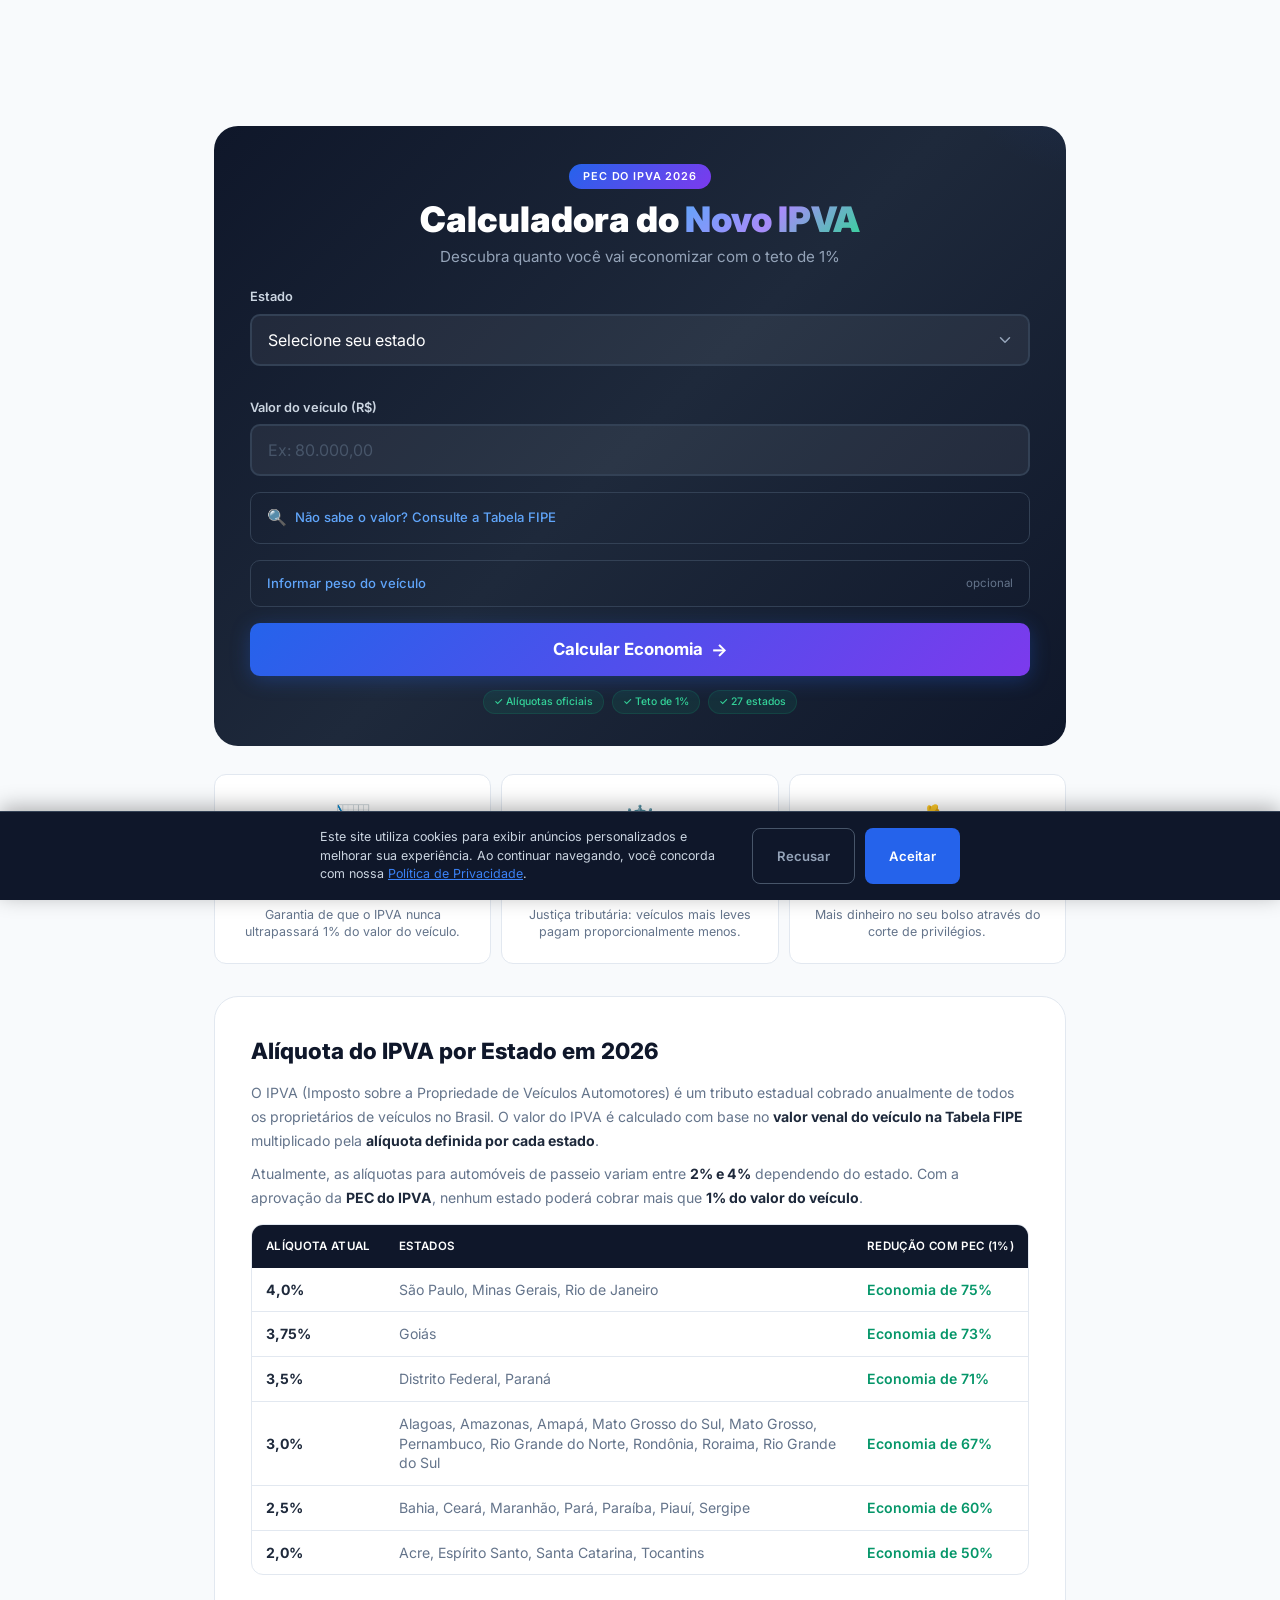
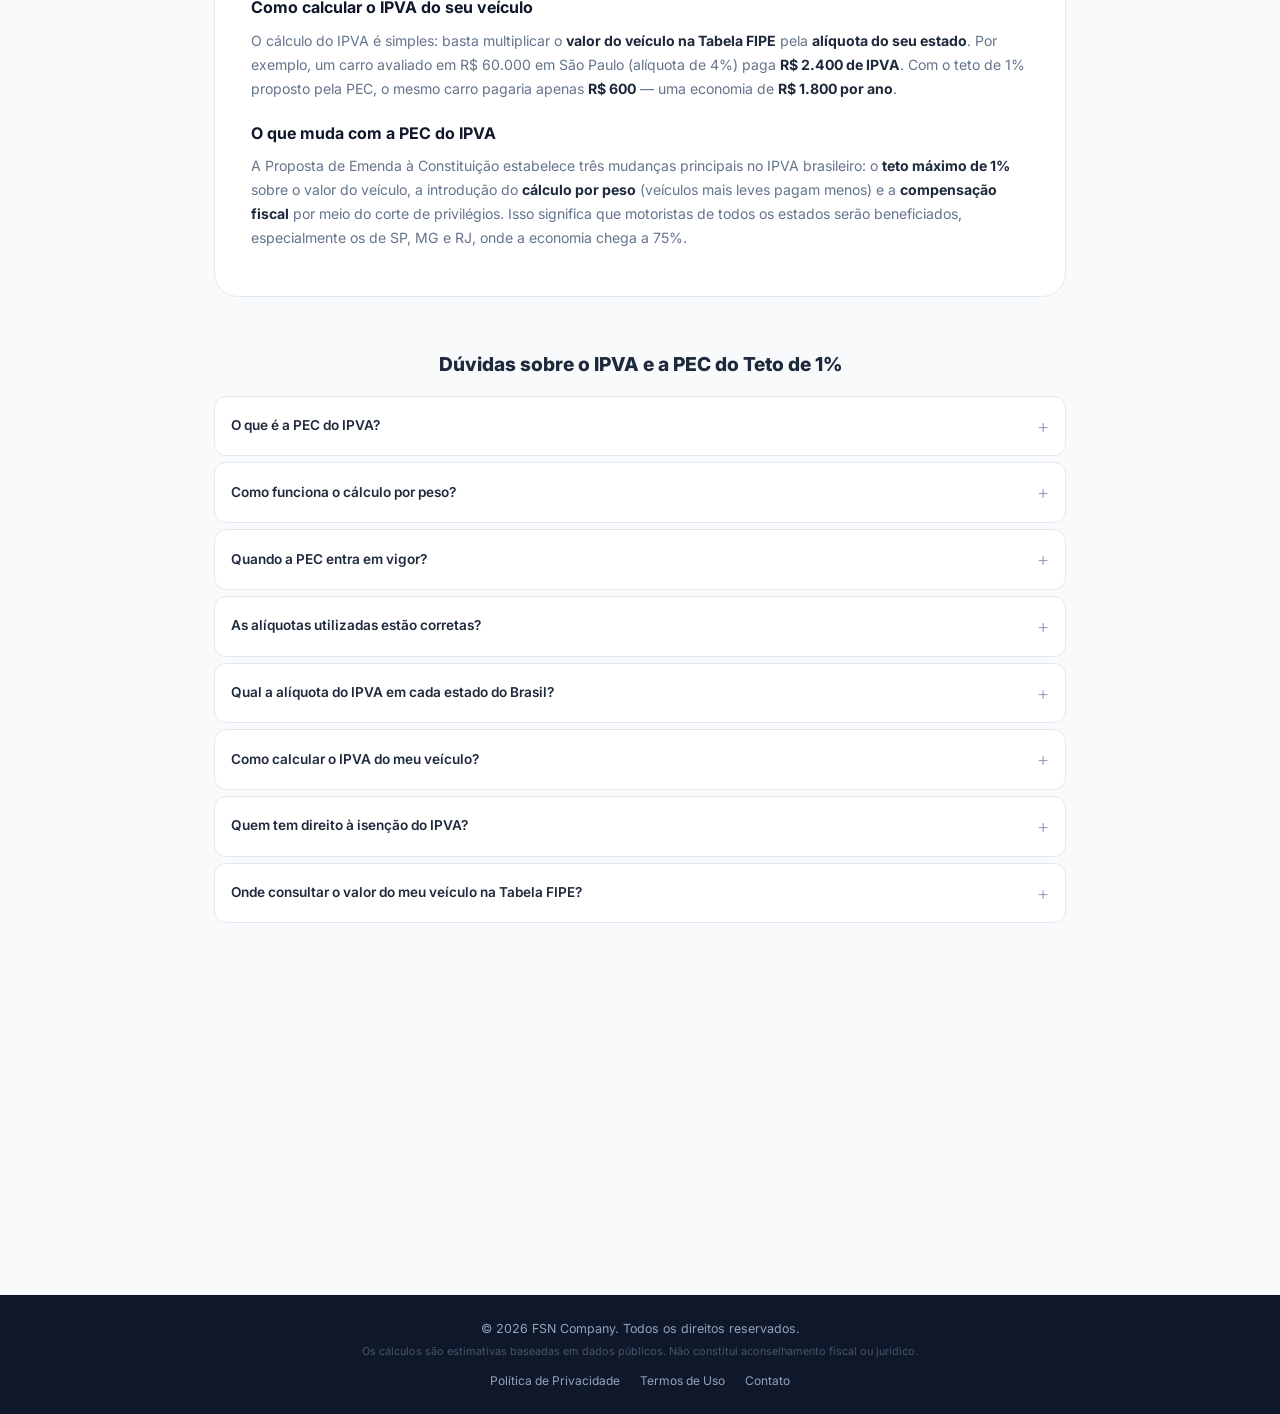
<file: index.html>
<!DOCTYPE html>
<html lang="pt-BR">
<head>
    <meta charset="UTF-8">
    <meta name="viewport" content="width=device-width, initial-scale=1.0">
    <title>Calculadora IPVA 2026 — Simule o Novo IPVA com Teto de 1% | Todos os Estados</title>
    <meta name="description" content="Calculadora do novo IPVA 2026 com teto de 1% da PEC. Simule grátis quanto você vai economizar no IPVA do seu veículo. Alíquotas oficiais atualizadas de todos os 27 estados. Compare o IPVA atual com o novo valor pela tabela FIPE.">
    <meta name="keywords" content="calculadora IPVA, calculadora IPVA 2026, calcular IPVA, novo IPVA, PEC IPVA, teto 1% IPVA, simulador IPVA, IPVA 2026, tabela FIPE IPVA, alíquota IPVA por estado, quanto vou pagar de IPVA, economia IPVA, IPVA mais barato, valor IPVA">
    <meta name="google-site-verification" content="QVBcoza0M_WbBgBT2kgsmrlTZPLKJAWmqqeRaNJmwO4" />
    <meta name="author" content="FSN Company">
    <meta name="robots" content="index, follow">
    <link rel="canonical" href="https://ipva.fsncompany.com.br">
    <link rel="icon" type="image/svg+xml" href="assets/favicon.svg">
    <link rel="sitemap" type="application/xml" href="/sitemap.xml">

    <meta property="og:title" content="Calculadora IPVA 2026 — Simule o Novo IPVA com Teto de 1%">
    <meta property="og:description" content="Calcule grátis quanto você vai economizar no IPVA com a PEC do teto de 1%. Alíquotas de todos os estados. Simule agora!">
    <meta property="og:image" content="https://ipva.fsncompany.com.br/assets/og-image.png">

    <meta property="og:type" content="website">
    <meta property="og:url" content="https://ipva.fsncompany.com.br">
    <meta property="og:locale" content="pt_BR">

    <meta name="twitter:card" content="summary_large_image">
    <meta name="twitter:title" content="Calculadora IPVA 2026 — Novo IPVA com Teto de 1%">
    <meta name="twitter:description" content="Calcule grátis quanto você vai economizar no IPVA. Alíquotas de todos os estados. Simule agora!">
    <meta name="twitter:image" content="https://ipva.fsncompany.com.br/assets/og-image.png">

    <!-- Structured Data: WebApplication -->
    <script type="application/ld+json">
    {
        "@context": "https://schema.org",
        "@type": "WebApplication",
        "name": "Calculadora do Novo IPVA",
        "url": "https://ipva.fsncompany.com.br",
        "description": "Calculadora gratuita do novo IPVA com teto de 1%. Simule a economia no IPVA do seu veículo com base na PEC que propõe redução da alíquota. Alíquotas oficiais de todos os 27 estados brasileiros.",
        "applicationCategory": "FinanceApplication",
        "operatingSystem": "Web",
        "offers": {
            "@type": "Offer",
            "price": "0",
            "priceCurrency": "BRL"
        },
        "author": {
            "@type": "Organization",
            "name": "FSN Company",
            "url": "https://fsncompany.com.br"
        },
        "inLanguage": "pt-BR",
        "browserRequirements": "Requires JavaScript",
        "softwareVersion": "1.0",
        "datePublished": "2026-02-24",
        "keywords": "calculadora IPVA, novo IPVA, PEC IPVA, teto 1%, simulador IPVA, economia IPVA, IPVA 2026, tabela FIPE, alíquota IPVA"
    }
    </script>

    <!-- Structured Data: FAQPage -->
    <script type="application/ld+json">
    {
        "@context": "https://schema.org",
        "@type": "FAQPage",
        "mainEntity": [
            {
                "@type": "Question",
                "name": "O que é a PEC do IPVA?",
                "acceptedAnswer": {
                    "@type": "Answer",
                    "text": "A PEC (Proposta de Emenda à Constituição) do IPVA propõe um teto constitucional de 1% para a alíquota do imposto. Atualmente, estados como SP, MG e RJ cobram até 4%, o que significa que a aprovação pode representar uma economia de até 75% no valor pago."
                }
            },
            {
                "@type": "Question",
                "name": "Como funciona o cálculo do novo IPVA por peso?",
                "acceptedAnswer": {
                    "@type": "Answer",
                    "text": "A proposta inclui a adoção do peso do veículo como critério adicional ao valor de mercado. Veículos mais leves pagariam proporcionalmente menos, promovendo maior justiça tributária e incentivando veículos mais eficientes."
                }
            },
            {
                "@type": "Question",
                "name": "Quando a PEC do IPVA entra em vigor?",
                "acceptedAnswer": {
                    "@type": "Answer",
                    "text": "A PEC ainda está em tramitação no Congresso Nacional. Após aprovação nas duas casas legislativas, as novas regras precisariam respeitar o princípio da anterioridade tributária, entrando em vigor no ano seguinte à publicação."
                }
            },
            {
                "@type": "Question",
                "name": "Qual a alíquota do IPVA em cada estado do Brasil?",
                "acceptedAnswer": {
                    "@type": "Answer",
                    "text": "As alíquotas variam de 2% a 4% para veículos de passeio: SP, MG e RJ cobram 4%; GO cobra 3,75%; DF e PR cobram 3,5%; AL, AM, AP, MS, MT, PE, RN, RO, RR e RS cobram 3%; BA, CE, MA, PA, PB, PI e SE cobram 2,5%; AC, ES, SC e TO cobram 2%."
                }
            },
            {
                "@type": "Question",
                "name": "Como calcular o IPVA do meu veículo?",
                "acceptedAnswer": {
                    "@type": "Answer",
                    "text": "O IPVA é calculado multiplicando o valor do veículo na Tabela FIPE pela alíquota do seu estado. Por exemplo, um carro de R$ 80.000 em São Paulo (4%) paga R$ 3.200 de IPVA. Com a PEC do teto de 1%, passaria a pagar no máximo R$ 800, uma economia de R$ 2.400 por ano."
                }
            }
        ]
    }
    </script>

    <!-- Structured Data: BreadcrumbList -->
    <script type="application/ld+json">
    {
        "@context": "https://schema.org",
        "@type": "BreadcrumbList",
        "itemListElement": [
            {
                "@type": "ListItem",
                "position": 1,
                "name": "FSN Company",
                "item": "https://fsncompany.com.br"
            },
            {
                "@type": "ListItem",
                "position": 2,
                "name": "Calculadora do Novo IPVA",
                "item": "https://ipva.fsncompany.com.br"
            }
        ]
    }
    </script>

    <link rel="preconnect" href="https://fonts.googleapis.com">
    <link rel="preconnect" href="https://fonts.gstatic.com" crossorigin>
    <link href="https://fonts.googleapis.com/css2?family=Inter:wght@300;400;500;600;700;800;900&display=swap" rel="stylesheet">

    <link rel="stylesheet" href="css/style.css">

    <!-- Google AdSense - Substitua ca-pub-XXXXXXXXXXXXXXXX pelo seu Publisher ID -->
    <script async src="https://pagead2.googlesyndication.com/pagead/js/adsbygoogle.js?client=ca-pub-XXXXXXXXXXXXXXXX" crossorigin="anonymous"></script>

    <!-- Google Analytics 4 - Substitua G-XXXXXXXXXX pelo seu ID -->
    <script async src="https://www.googletagmanager.com/gtag/js?id=G-XXXXXXXXXX"></script>
    <script>
        window.dataLayer = window.dataLayer || [];
        function gtag(){dataLayer.push(arguments);}
        gtag('js', new Date());
        gtag('config', 'G-XXXXXXXXXX');
    </script>

    <!-- Microsoft Clarity - Substitua o ID pelo seu -->
    <script type="text/javascript">
        (function(c,l,a,r,i,t,y){
            c[a]=c[a]||function(){(c[a].q=c[a].q||[]).push(arguments)};
            t=l.createElement(r);t.async=1;t.src="https://www.clarity.ms/tag/CLARITY_ID";
            y=l.getElementsByTagName(r)[0];y.parentNode.insertBefore(t,y);
        })(window, document, "clarity", "script");
    </script>
</head>
<body>
    <!-- Ad Top — Adsterra 728x90 -->
    <div class="ad-slot ad-top ad-loaded" id="ad-top">
        <script>
          atOptions = {
            'key' : 'cb92bd44b32118f405e3441875e36b51',
            'format' : 'iframe',
            'height' : 90,
            'width' : 728,
            'params' : {}
          };
        </script>
        <script src="https://www.highperformanceformat.com/cb92bd44b32118f405e3441875e36b51/invoke.js"></script>
    </div>

    <div class="page-layout">
        <!-- Ad Left (desktop only) -->
        <aside class="ad-slot ad-side ad-left" id="ad-left"></aside>

        <main class="main-content">
            <!-- Hero + Form: above the fold -->
            <section class="hero-form" id="calculadora">
                <header class="hero-compact">
                    <div class="hero-badge">PEC do IPVA 2026</div>
                    <h1>Calculadora do <span class="gradient-text">Novo IPVA</span></h1>
                    <p class="hero-tagline">Descubra quanto você vai economizar com o teto de 1%</p>
                </header>

                <form id="ipva-form" class="calculator-form">
                    <div class="form-group">
                        <label for="estado">Estado</label>
                        <select id="estado" required>
                            <option value="">Selecione seu estado</option>
                        </select>
                        <span class="aliquota-info" id="aliquota-info"></span>
                    </div>

                    <div class="form-group">
                        <label for="valor-fipe">Valor do veículo (R$)</label>
                        <input type="text" id="valor-fipe" placeholder="Ex: 80.000,00" required inputmode="numeric" autocomplete="off">
                    </div>

                    <!-- FIPE Lookup: expandable -->
                    <details class="fipe-details" id="fipe-details">
                        <summary class="fipe-summary">
                            <span class="fipe-summary-icon">🔍</span>
                            Não sabe o valor? Consulte a Tabela FIPE
                        </summary>
                        <div class="fipe-body">
                            <div class="form-group">
                                <label for="fipe-tipo">Tipo de veículo</label>
                                <select id="fipe-tipo">
                                    <option value="cars">Carros</option>
                                    <option value="motorcycles">Motos</option>
                                    <option value="trucks">Caminhões</option>
                                </select>
                            </div>
                            <div class="form-group">
                                <label for="fipe-marca">Marca</label>
                                <select id="fipe-marca" disabled>
                                    <option value="">Selecione o tipo</option>
                                </select>
                            </div>
                            <div class="form-group">
                                <label for="fipe-modelo">Modelo</label>
                                <select id="fipe-modelo" disabled>
                                    <option value="">Selecione a marca</option>
                                </select>
                            </div>
                            <div class="form-group">
                                <label for="fipe-ano">Ano</label>
                                <select id="fipe-ano" disabled>
                                    <option value="">Selecione o modelo</option>
                                </select>
                            </div>
                            <div class="fipe-result hidden" id="fipe-result">
                                <span class="fipe-result-check">✓</span>
                                <div class="fipe-result-info">
                                    <span class="fipe-result-value" id="fipe-valor">R$ 0,00</span>
                                    <span class="fipe-result-ref" id="fipe-ref"></span>
                                </div>
                            </div>
                        </div>
                    </details>

                    <details class="peso-details">
                        <summary class="peso-summary">Informar peso do veículo <span class="optional">opcional</span></summary>
                        <div class="form-group" style="margin-top: 12px;">
                            <label for="peso-veiculo">Peso (kg)</label>
                            <input type="number" id="peso-veiculo" placeholder="Ex: 1200" min="0" max="50000" step="1">
                            <span class="input-hint">Veículos mais leves pagam menos no novo modelo</span>
                            <span id="peso-hint" class="peso-estimate-hint hidden"></span>
                        </div>
                    </details>

                    <button type="submit" class="btn-calcular" id="btn-calcular">
                        <span class="btn-text">Calcular Economia</span>
                        <span class="btn-icon">→</span>
                    </button>

                    <div class="trust-badges">
                        <span class="badge">✓ Alíquotas oficiais</span>
                        <span class="badge">✓ Teto de 1%</span>
                        <span class="badge">✓ 27 estados</span>
                    </div>
                </form>
            </section>

            <!-- Results -->
            <section class="results hidden" id="results">
                <div class="results-header">
                    <h2>Resultado — Valor do IPVA Atual vs Novo</h2>
                    <p id="results-state-info"></p>
                </div>

                <div class="results-grid">
                    <div class="result-card current">
                        <div class="result-label">IPVA Atual</div>
                        <div class="result-aliquota" id="result-aliquota-atual"></div>
                        <div class="result-value" id="result-valor-atual">R$ 0,00</div>
                        <div class="result-detail">Alíquota vigente no seu estado</div>
                    </div>

                    <div class="result-card arrow-card">
                        <div class="arrow-icon">→</div>
                    </div>

                    <div class="result-card new">
                        <div class="result-label">Novo IPVA (PEC)</div>
                        <div class="result-aliquota">Teto de 1,0%</div>
                        <div class="result-value" id="result-valor-novo">R$ 0,00</div>
                        <div class="result-detail">Com aprovação da PEC</div>
                    </div>
                </div>

                <div class="savings-section">
                    <div class="savings-card">
                        <div class="savings-row">
                            <div class="saving-item">
                                <span class="saving-label">Economia Anual</span>
                                <span class="saving-value" id="economia-anual">R$ 0,00</span>
                            </div>
                            <div class="saving-item">
                                <span class="saving-label">Redução</span>
                                <span class="saving-value saving-percent" id="reducao-percent">0%</span>
                            </div>
                            <div class="saving-item highlight">
                                <span class="saving-label">Economia em 5 Anos</span>
                                <span class="saving-value" id="economia-5anos">R$ 0,00</span>
                            </div>
                        </div>
                    </div>
                </div>

                <div class="results-actions">
                    <button class="btn-secondary" id="btn-recalcular">Refazer Cálculo</button>
                    <button class="btn-share" id="btn-compartilhar">Compartilhar Resultado</button>
                </div>

                <div class="disclaimer">
                    <p><strong>Aviso:</strong> Os valores apresentados são projeções baseadas na PEC que propõe teto de 1% para o IPVA. A aprovação e implementação dependem do processo legislativo. As alíquotas utilizadas são referentes a veículos de passeio e podem variar conforme o tipo de veículo.</p>
                </div>
            </section>

            <!-- Info Cards -->
            <section class="info-cards">
                <div class="info-card">
                    <div class="info-icon">📉</div>
                    <h3>Teto de 1%</h3>
                    <p>Garantia de que o IPVA nunca ultrapassará 1% do valor do veículo.</p>
                </div>
                <div class="info-card">
                    <div class="info-icon">⚖️</div>
                    <h3>Cálculo por Peso</h3>
                    <p>Justiça tributária: veículos mais leves pagam proporcionalmente menos.</p>
                </div>
                <div class="info-card">
                    <div class="info-icon">💰</div>
                    <h3>Economia Real</h3>
                    <p>Mais dinheiro no seu bolso através do corte de privilégios.</p>
                </div>
            </section>

            <!-- Conteúdo SEO: Alíquotas por Estado -->
            <section class="seo-content" id="aliquotas">
                <h2>Alíquota do IPVA por Estado em 2026</h2>
                <p>O IPVA (Imposto sobre a Propriedade de Veículos Automotores) é um tributo estadual cobrado anualmente de todos os proprietários de veículos no Brasil. O valor do IPVA é calculado com base no <strong>valor venal do veículo na Tabela FIPE</strong> multiplicado pela <strong>alíquota definida por cada estado</strong>.</p>
                <p>Atualmente, as alíquotas para automóveis de passeio variam entre <strong>2% e 4%</strong> dependendo do estado. Com a aprovação da <strong>PEC do IPVA</strong>, nenhum estado poderá cobrar mais que <strong>1% do valor do veículo</strong>.</p>

                <div class="aliquota-table-wrapper">
                    <table class="aliquota-table">
                        <thead>
                            <tr>
                                <th>Alíquota Atual</th>
                                <th>Estados</th>
                                <th>Redução com PEC (1%)</th>
                            </tr>
                        </thead>
                        <tbody>
                            <tr>
                                <td><strong>4,0%</strong></td>
                                <td>São Paulo, Minas Gerais, Rio de Janeiro</td>
                                <td class="highlight-green">Economia de 75%</td>
                            </tr>
                            <tr>
                                <td><strong>3,75%</strong></td>
                                <td>Goiás</td>
                                <td class="highlight-green">Economia de 73%</td>
                            </tr>
                            <tr>
                                <td><strong>3,5%</strong></td>
                                <td>Distrito Federal, Paraná</td>
                                <td class="highlight-green">Economia de 71%</td>
                            </tr>
                            <tr>
                                <td><strong>3,0%</strong></td>
                                <td>Alagoas, Amazonas, Amapá, Mato Grosso do Sul, Mato Grosso, Pernambuco, Rio Grande do Norte, Rondônia, Roraima, Rio Grande do Sul</td>
                                <td class="highlight-green">Economia de 67%</td>
                            </tr>
                            <tr>
                                <td><strong>2,5%</strong></td>
                                <td>Bahia, Ceará, Maranhão, Pará, Paraíba, Piauí, Sergipe</td>
                                <td class="highlight-green">Economia de 60%</td>
                            </tr>
                            <tr>
                                <td><strong>2,0%</strong></td>
                                <td>Acre, Espírito Santo, Santa Catarina, Tocantins</td>
                                <td class="highlight-green">Economia de 50%</td>
                            </tr>
                        </tbody>
                    </table>
                </div>

                <h3>Como calcular o IPVA do seu veículo</h3>
                <p>O cálculo do IPVA é simples: basta multiplicar o <strong>valor do veículo na Tabela FIPE</strong> pela <strong>alíquota do seu estado</strong>. Por exemplo, um carro avaliado em R$ 60.000 em São Paulo (alíquota de 4%) paga <strong>R$ 2.400 de IPVA</strong>. Com o teto de 1% proposto pela PEC, o mesmo carro pagaria apenas <strong>R$ 600</strong> — uma economia de <strong>R$ 1.800 por ano</strong>.</p>

                <h3>O que muda com a PEC do IPVA</h3>
                <p>A Proposta de Emenda à Constituição estabelece três mudanças principais no IPVA brasileiro: o <strong>teto máximo de 1%</strong> sobre o valor do veículo, a introdução do <strong>cálculo por peso</strong> (veículos mais leves pagam menos) e a <strong>compensação fiscal</strong> por meio do corte de privilégios. Isso significa que motoristas de todos os estados serão beneficiados, especialmente os de SP, MG e RJ, onde a economia chega a 75%.</p>
            </section>

            <!-- Ad In-Article — Adsterra Native Banner -->
            <div class="ad-slot ad-in-article ad-loaded" id="ad-in-article">
                <script async="async" data-cfasync="false" src="https://pl28832238.effectivegatecpm.com/df2c2f655b81b6b12220b93bc990c183/invoke.js"></script>
                <div id="container-df2c2f655b81b6b12220b93bc990c183"></div>
            </div>

            <!-- FAQ -->
            <section class="faq">
                <h2>Dúvidas sobre o IPVA e a PEC do Teto de 1%</h2>
                <div class="faq-list">
                    <details class="faq-item">
                        <summary>O que é a PEC do IPVA?</summary>
                        <p>A PEC (Proposta de Emenda à Constituição) do IPVA propõe um teto constitucional de 1% para a alíquota do imposto. Atualmente, estados como SP, MG e RJ cobram até 4%, o que significa que a aprovação pode representar uma economia de até 75% no valor pago.</p>
                    </details>
                    <details class="faq-item">
                        <summary>Como funciona o cálculo por peso?</summary>
                        <p>A proposta inclui a adoção do peso do veículo como critério adicional ao valor de mercado. Veículos mais leves pagariam proporcionalmente menos, promovendo maior justiça tributária e incentivando veículos mais eficientes.</p>
                    </details>
                    <details class="faq-item">
                        <summary>Quando a PEC entra em vigor?</summary>
                        <p>A PEC ainda está em tramitação no Congresso Nacional. Após aprovação nas duas casas legislativas, as novas regras precisariam respeitar o princípio da anterioridade tributária, entrando em vigor no ano seguinte à publicação.</p>
                    </details>
                    <details class="faq-item">
                        <summary>As alíquotas utilizadas estão corretas?</summary>
                        <p>Utilizamos as alíquotas oficiais vigentes para veículos de passeio em cada estado. As alíquotas podem variar para outros tipos de veículos (motos, caminhões, etc). Consulte a Secretaria da Fazenda do seu estado para informações específicas.</p>
                    </details>
                    <details class="faq-item">
                        <summary>Qual a alíquota do IPVA em cada estado do Brasil?</summary>
                        <p>As alíquotas variam de 2% a 4% para automóveis de passeio: São Paulo, Minas Gerais e Rio de Janeiro cobram 4%; Goiás cobra 3,75%; Distrito Federal e Paraná cobram 3,5%; Alagoas, Amazonas, Amapá, Mato Grosso do Sul, Mato Grosso, Pernambuco, Rio Grande do Norte, Rondônia, Roraima e Rio Grande do Sul cobram 3%; Bahia, Ceará, Maranhão, Pará, Paraíba, Piauí e Sergipe cobram 2,5%; Acre, Espírito Santo, Santa Catarina e Tocantins cobram 2%.</p>
                    </details>
                    <details class="faq-item">
                        <summary>Como calcular o IPVA do meu veículo?</summary>
                        <p>Multiplique o valor do seu veículo na Tabela FIPE pela alíquota do seu estado. Exemplo: carro de R$ 80.000 em SP (4%) = R$ 3.200 de IPVA. Use nossa calculadora acima para simular automaticamente e ver a economia com a PEC do teto de 1%.</p>
                    </details>
                    <details class="faq-item">
                        <summary>Quem tem direito à isenção do IPVA?</summary>
                        <p>Cada estado tem regras próprias, mas geralmente há isenção para veículos com mais de 20 anos de fabricação, veículos de pessoas com deficiência (PcD), táxis, veículos de entidades filantrópicas e veículos oficiais. A PEC 72/2023 propõe isenção nacional para veículos com mais de 20 anos.</p>
                    </details>
                    <details class="faq-item">
                        <summary>Onde consultar o valor do meu veículo na Tabela FIPE?</summary>
                        <p>Acesse o site oficial da Fundação Instituto de Pesquisas Econômicas em veiculos.fipe.org.br. Informe o tipo de veículo, marca, modelo e ano para obter o valor venal atualizado, que é a base de cálculo do IPVA.</p>
                    </details>
                </div>
            </section>

            <!-- Ad After-FAQ — Adsterra 300x250 -->
            <div class="ad-slot ad-after-faq ad-loaded" id="ad-after-faq">
                <script>
                  atOptions = {
                    'key' : '4f8a5f60c5ba9429e10cc714e1112542',
                    'format' : 'iframe',
                    'height' : 250,
                    'width' : 300,
                    'params' : {}
                  };
                </script>
                <script src="https://www.highperformanceformat.com/4f8a5f60c5ba9429e10cc714e1112542/invoke.js"></script>
            </div>
        </main>

        <!-- Ad Right (desktop only) -->
        <aside class="ad-slot ad-side ad-right" id="ad-right"></aside>
    </div>

    <!-- Ad Bottom — Adsterra 320x50 -->
    <div class="ad-slot ad-bottom ad-loaded" id="ad-bottom">
        <script>
          atOptions = {
            'key' : 'b902b20e1d28f3e752ea5f7a6f749cac',
            'format' : 'iframe',
            'height' : 50,
            'width' : 320,
            'params' : {}
          };
        </script>
        <script src="https://www.highperformanceformat.com/b902b20e1d28f3e752ea5f7a6f749cac/invoke.js"></script>
    </div>

    <!-- Footer -->
    <footer class="footer">
        <div class="footer-content">
            <p>&copy; 2026 FSN Company. Todos os direitos reservados.</p>
            <p class="footer-disclaimer">Os cálculos são estimativas baseadas em dados públicos. Não constitui aconselhamento fiscal ou jurídico.</p>
            <div class="footer-links">
                <a href="/privacidade.html">Política de Privacidade</a>
                <a href="/termos.html">Termos de Uso</a>
                <a href="mailto:contato@fsncompany.com.br">Contato</a>
            </div>
        </div>
    </footer>

    <!-- Cookie Consent Banner (LGPD - obrigatório para ads) -->
    <div class="cookie-consent hidden" id="cookie-consent">
        <div class="cookie-content">
            <p>Este site utiliza cookies para exibir anúncios personalizados e melhorar sua experiência. Ao continuar navegando, você concorda com nossa <a href="/privacidade.html" id="privacy-link">Política de Privacidade</a>.</p>
            <div class="cookie-actions">
                <button class="cookie-btn cookie-btn-reject" id="cookie-reject">Recusar</button>
                <button class="cookie-btn cookie-btn-accept" id="cookie-accept">Aceitar</button>
            </div>
        </div>
    </div>

    <!-- Adsterra Social Bar -->
    <script src="https://pl28836202.effectivegatecpm.com/bd/8b/85/bd8b851c1ff0f87ce9f29d681f836c18.js"></script>

    <script src="js/ads-config.js"></script>
    <script src="js/script.js"></script>
</body>
</html>
</file>
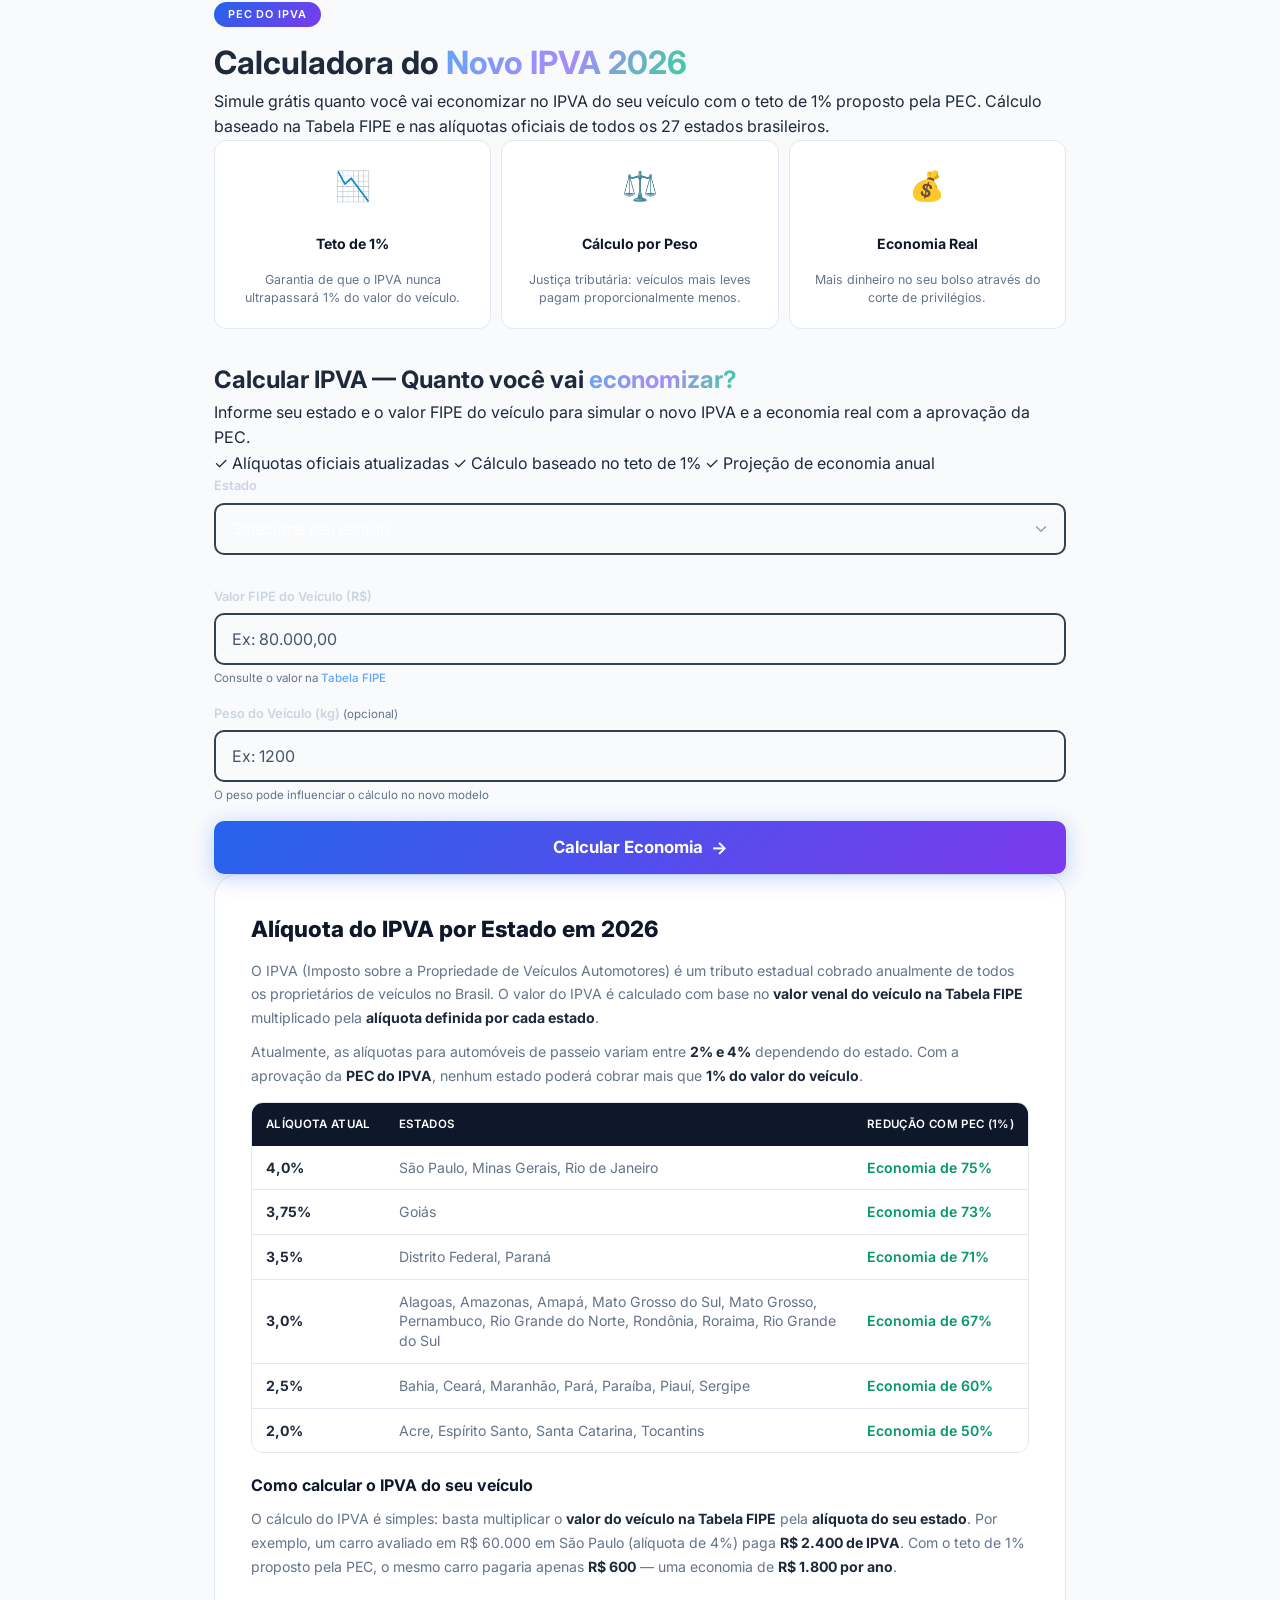
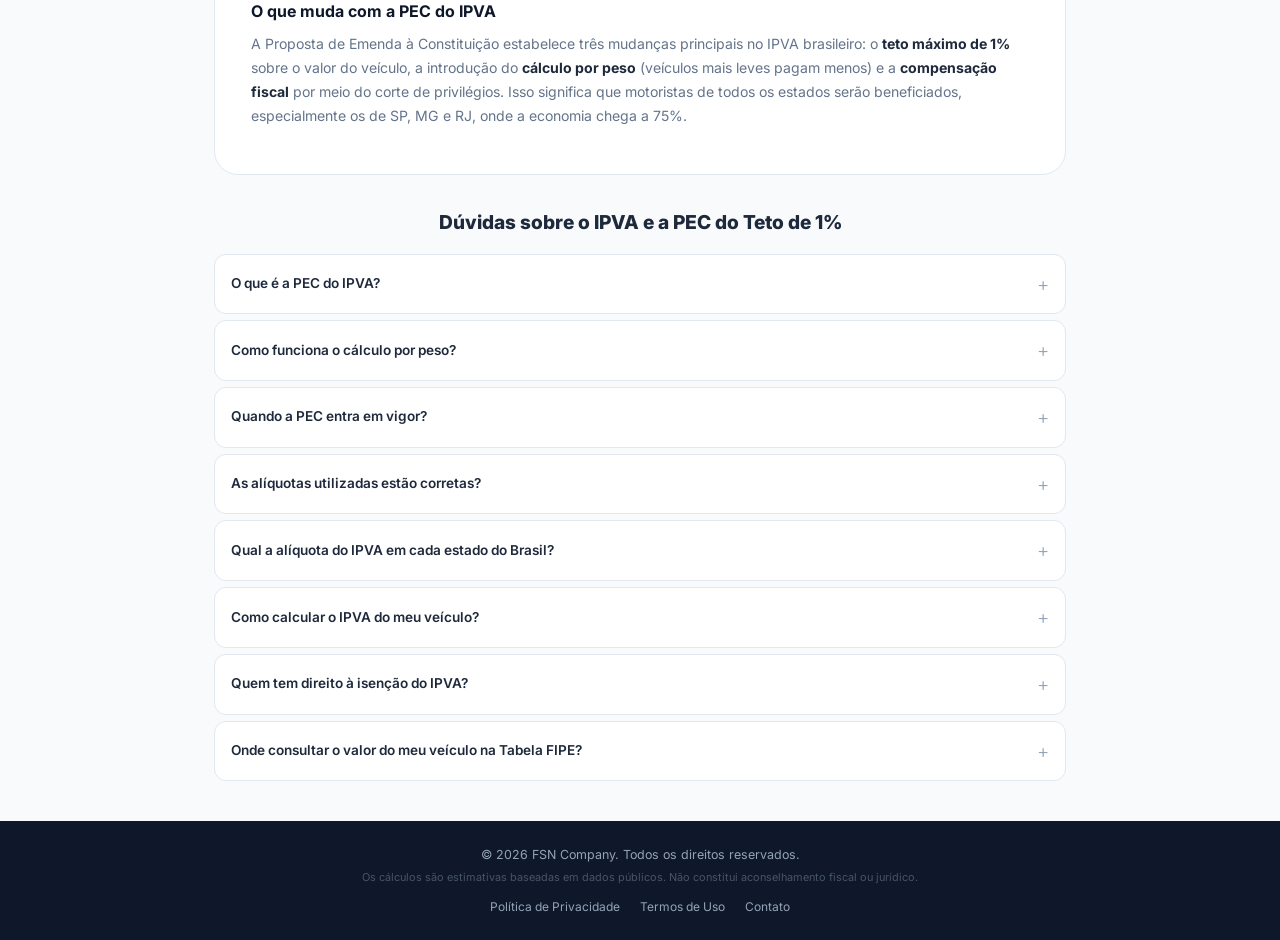
<file: public/index.html>
<!DOCTYPE html>
<html lang="pt-BR">
<head>
    <meta charset="UTF-8">
    <meta name="viewport" content="width=device-width, initial-scale=1.0">
    <title>Calculadora IPVA 2026 — Simule o Novo IPVA com Teto de 1% | Todos os Estados</title>
    <meta name="description" content="Calculadora do novo IPVA 2026 com teto de 1% da PEC. Simule grátis quanto você vai economizar no IPVA do seu veículo. Alíquotas oficiais atualizadas de todos os 27 estados. Compare o IPVA atual com o novo valor pela tabela FIPE.">
    <meta name="keywords" content="calculadora IPVA, calculadora IPVA 2026, calcular IPVA, novo IPVA, PEC IPVA, teto 1% IPVA, simulador IPVA, IPVA 2026, tabela FIPE IPVA, alíquota IPVA por estado, quanto vou pagar de IPVA, economia IPVA, IPVA mais barato, valor IPVA">
    <meta name="google-site-verification" content="QVBcoza0M_WbBgBT2kgsmrlTZPLKJAWmqqeRaNJmwO4" />
    <meta name="author" content="FSN Company">
    <meta name="robots" content="index, follow">
    <link rel="canonical" href="https://ipva.fsncompany.com.br">
    <link rel="icon" type="image/svg+xml" href="/assets/favicon.svg">
    <link rel="sitemap" type="application/xml" href="/sitemap.xml">

    <meta property="og:title" content="Calculadora IPVA 2026 — Simule o Novo IPVA com Teto de 1%">
    <meta property="og:description" content="Calcule grátis quanto você vai economizar no IPVA com a PEC do teto de 1%. Alíquotas de todos os estados. Simule agora!">
    <meta property="og:image" content="https://ipva.fsncompany.com.br/assets/og-image.png">
    <meta property="og:type" content="website">
    <meta property="og:url" content="https://ipva.fsncompany.com.br">
    <meta property="og:locale" content="pt_BR">

    <meta name="twitter:card" content="summary_large_image">
    <meta name="twitter:title" content="Calculadora IPVA 2026 — Novo IPVA com Teto de 1%">
    <meta name="twitter:description" content="Calcule grátis quanto você vai economizar no IPVA. Alíquotas de todos os estados. Simule agora!">
    <meta name="twitter:image" content="https://ipva.fsncompany.com.br/assets/og-image.png">

    <!-- Structured Data: WebApplication -->
    <script type="application/ld+json">
    {
        "@context": "https://schema.org",
        "@type": "WebApplication",
        "name": "Calculadora do Novo IPVA",
        "url": "https://ipva.fsncompany.com.br",
        "description": "Calculadora gratuita do novo IPVA com teto de 1%. Simule a economia no IPVA do seu veículo com base na PEC que propõe redução da alíquota. Alíquotas oficiais de todos os 27 estados brasileiros.",
        "applicationCategory": "FinanceApplication",
        "operatingSystem": "Web",
        "offers": {
            "@type": "Offer",
            "price": "0",
            "priceCurrency": "BRL"
        },
        "author": {
            "@type": "Organization",
            "name": "FSN Company",
            "url": "https://fsncompany.com.br"
        },
        "inLanguage": "pt-BR",
        "browserRequirements": "Requires JavaScript",
        "softwareVersion": "1.0",
        "datePublished": "2026-02-24",
        "keywords": "calculadora IPVA, novo IPVA, PEC IPVA, teto 1%, simulador IPVA, economia IPVA, IPVA 2026, tabela FIPE, alíquota IPVA"
    }
    </script>

    <!-- Structured Data: FAQPage -->
    <script type="application/ld+json">
    {
        "@context": "https://schema.org",
        "@type": "FAQPage",
        "mainEntity": [
            {
                "@type": "Question",
                "name": "O que é a PEC do IPVA?",
                "acceptedAnswer": {
                    "@type": "Answer",
                    "text": "A PEC (Proposta de Emenda à Constituição) do IPVA propõe um teto constitucional de 1% para a alíquota do imposto. Atualmente, estados como SP, MG e RJ cobram até 4%, o que significa que a aprovação pode representar uma economia de até 75% no valor pago."
                }
            },
            {
                "@type": "Question",
                "name": "Como funciona o cálculo do novo IPVA por peso?",
                "acceptedAnswer": {
                    "@type": "Answer",
                    "text": "A proposta inclui a adoção do peso do veículo como critério adicional ao valor de mercado. Veículos mais leves pagariam proporcionalmente menos, promovendo maior justiça tributária e incentivando veículos mais eficientes."
                }
            },
            {
                "@type": "Question",
                "name": "Quando a PEC do IPVA entra em vigor?",
                "acceptedAnswer": {
                    "@type": "Answer",
                    "text": "A PEC ainda está em tramitação no Congresso Nacional. Após aprovação nas duas casas legislativas, as novas regras precisariam respeitar o princípio da anterioridade tributária, entrando em vigor no ano seguinte à publicação."
                }
            },
            {
                "@type": "Question",
                "name": "Qual a alíquota do IPVA em cada estado do Brasil?",
                "acceptedAnswer": {
                    "@type": "Answer",
                    "text": "As alíquotas variam de 2% a 4% para veículos de passeio: SP, MG e RJ cobram 4%; GO cobra 3,75%; DF e PR cobram 3,5%; AL, AM, AP, MS, MT, PE, RN, RO, RR e RS cobram 3%; BA, CE, MA, PA, PB, PI e SE cobram 2,5%; AC, ES, SC e TO cobram 2%."
                }
            },
            {
                "@type": "Question",
                "name": "Como calcular o IPVA do meu veículo?",
                "acceptedAnswer": {
                    "@type": "Answer",
                    "text": "O IPVA é calculado multiplicando o valor do veículo na Tabela FIPE pela alíquota do seu estado. Por exemplo, um carro de R$ 80.000 em São Paulo (4%) paga R$ 3.200 de IPVA. Com a PEC do teto de 1%, passaria a pagar no máximo R$ 800, uma economia de R$ 2.400 por ano."
                }
            }
        ]
    }
    </script>

    <!-- Structured Data: BreadcrumbList -->
    <script type="application/ld+json">
    {
        "@context": "https://schema.org",
        "@type": "BreadcrumbList",
        "itemListElement": [
            {
                "@type": "ListItem",
                "position": 1,
                "name": "FSN Company",
                "item": "https://fsncompany.com.br"
            },
            {
                "@type": "ListItem",
                "position": 2,
                "name": "Calculadora do Novo IPVA",
                "item": "https://ipva.fsncompany.com.br"
            }
        ]
    }
    </script>

    <link rel="preconnect" href="https://fonts.googleapis.com">
    <link rel="preconnect" href="https://fonts.gstatic.com" crossorigin>
    <link href="https://fonts.googleapis.com/css2?family=Inter:wght@300;400;500;600;700;800;900&display=swap" rel="stylesheet">

    <link rel="stylesheet" href="/css/style.css">

    <!-- Google AdSense - Substitua ca-pub-XXXXXXXXXXXXXXXX pelo seu Publisher ID -->
    <script async src="https://pagead2.googlesyndication.com/pagead/js/adsbygoogle.js?client=ca-pub-XXXXXXXXXXXXXXXX" crossorigin="anonymous"></script>

    <!-- Google Analytics 4 - Substitua G-XXXXXXXXXX pelo seu ID -->
    <script async src="https://www.googletagmanager.com/gtag/js?id=G-XXXXXXXXXX"></script>
    <script>
        window.dataLayer = window.dataLayer || [];
        function gtag(){dataLayer.push(arguments);}
        gtag('js', new Date());
        gtag('config', 'G-XXXXXXXXXX');
    </script>

    <!-- Microsoft Clarity - Substitua o ID pelo seu -->
    <script type="text/javascript">
        (function(c,l,a,r,i,t,y){
            c[a]=c[a]||function(){(c[a].q=c[a].q||[]).push(arguments)};
            t=l.createElement(r);t.async=1;t.src="https://www.clarity.ms/tag/CLARITY_ID";
            y=l.getElementsByTagName(r)[0];y.parentNode.insertBefore(t,y);
        })(window, document, "clarity", "script");
    </script>
</head>
<body>
    <!-- Ad Top - Leaderboard (728x90 desktop / responsivo mobile) -->
    <div class="ad-slot ad-top" id="ad-top">
        <ins class="adsbygoogle"
             style="display:block"
             data-ad-client="ca-pub-XXXXXXXXXXXXXXXX"
             data-ad-slot="TOP_AD_SLOT_ID"
             data-ad-format="horizontal"
             data-full-width-responsive="true"></ins>
        <script>(adsbygoogle = window.adsbygoogle || []).push({});</script>
    </div>

    <div class="page-layout">
        <!-- Ad Left - Skyscraper (160x600 desktop only) -->
        <aside class="ad-slot ad-side ad-left" id="ad-left">
            <ins class="adsbygoogle"
                 style="display:block"
                 data-ad-client="ca-pub-XXXXXXXXXXXXXXXX"
                 data-ad-slot="LEFT_AD_SLOT_ID"
                 data-ad-format="vertical"></ins>
            <script>(adsbygoogle = window.adsbygoogle || []).push({});</script>
        </aside>

        <main class="main-content">
            <!-- Hero -->
            <header class="hero">
                <div class="hero-badge">PEC do IPVA</div>
                <h1>Calculadora do <span class="gradient-text">Novo IPVA 2026</span></h1>
                <p class="hero-subtitle">Simule grátis quanto você vai economizar no IPVA do seu veículo com o teto de 1% proposto pela PEC. Cálculo baseado na Tabela FIPE e nas alíquotas oficiais de todos os 27 estados brasileiros.</p>
            </header>

            <!-- Info Cards -->
            <section class="info-cards">
                <div class="info-card">
                    <div class="info-icon">📉</div>
                    <h3>Teto de 1%</h3>
                    <p>Garantia de que o IPVA nunca ultrapassará 1% do valor do veículo.</p>
                </div>
                <div class="info-card">
                    <div class="info-icon">⚖️</div>
                    <h3>Cálculo por Peso</h3>
                    <p>Justiça tributária: veículos mais leves pagam proporcionalmente menos.</p>
                </div>
                <div class="info-card">
                    <div class="info-icon">💰</div>
                    <h3>Economia Real</h3>
                    <p>Mais dinheiro no seu bolso através do corte de privilégios.</p>
                </div>
            </section>

            <!-- Calculator Form -->
            <section class="calculator" id="calculadora">
                <div class="calculator-header">
                    <h2>Calcular IPVA — Quanto você vai <span class="gradient-text">economizar?</span></h2>
                    <p>Informe seu estado e o valor FIPE do veículo para simular o novo IPVA e a economia real com a aprovação da PEC.</p>
                    <div class="trust-badges">
                        <span class="badge">✓ Alíquotas oficiais atualizadas</span>
                        <span class="badge">✓ Cálculo baseado no teto de 1%</span>
                        <span class="badge">✓ Projeção de economia anual</span>
                    </div>
                </div>

                <form id="ipva-form" class="calculator-form">
                    <div class="form-group">
                        <label for="estado">Estado</label>
                        <select id="estado" required>
                            <option value="">Selecione seu estado</option>
                        </select>
                        <span class="aliquota-info" id="aliquota-info"></span>
                    </div>

                    <div class="form-group">
                        <label for="valor-fipe">Valor FIPE do Veículo (R$)</label>
                        <input type="text" id="valor-fipe" placeholder="Ex: 80.000,00" required inputmode="numeric">
                        <span class="input-hint">Consulte o valor na <a href="https://veiculos.fipe.org.br/" target="_blank" rel="noopener">Tabela FIPE</a></span>
                    </div>

                    <div class="form-group">
                        <label for="peso-veiculo">Peso do Veículo (kg) <span class="optional">(opcional)</span></label>
                        <input type="number" id="peso-veiculo" placeholder="Ex: 1200" min="0" max="50000" step="1">
                        <span class="input-hint">O peso pode influenciar o cálculo no novo modelo</span>
                    </div>

                    <button type="submit" class="btn-calcular" id="btn-calcular">
                        <span class="btn-text">Calcular Economia</span>
                        <span class="btn-icon">→</span>
                    </button>
                </form>
            </section>

            <!-- Results -->
            <section class="results hidden" id="results">
                <div class="results-header">
                    <h2>Resultado — Valor do IPVA Atual vs Novo</h2>
                    <p id="results-state-info"></p>
                </div>

                <div class="results-grid">
                    <div class="result-card current">
                        <div class="result-label">IPVA Atual</div>
                        <div class="result-aliquota" id="result-aliquota-atual"></div>
                        <div class="result-value" id="result-valor-atual">R$ 0,00</div>
                        <div class="result-detail">Alíquota vigente no seu estado</div>
                    </div>

                    <div class="result-card arrow-card">
                        <div class="arrow-icon">→</div>
                    </div>

                    <div class="result-card new">
                        <div class="result-label">Novo IPVA (PEC)</div>
                        <div class="result-aliquota">Teto de 1,0%</div>
                        <div class="result-value" id="result-valor-novo">R$ 0,00</div>
                        <div class="result-detail">Com aprovação da PEC</div>
                    </div>
                </div>

                <div class="savings-section">
                    <div class="savings-card">
                        <div class="savings-row">
                            <div class="saving-item">
                                <span class="saving-label">Economia Anual</span>
                                <span class="saving-value" id="economia-anual">R$ 0,00</span>
                            </div>
                            <div class="saving-item">
                                <span class="saving-label">Redução</span>
                                <span class="saving-value saving-percent" id="reducao-percent">0%</span>
                            </div>
                            <div class="saving-item highlight">
                                <span class="saving-label">Economia em 5 Anos</span>
                                <span class="saving-value" id="economia-5anos">R$ 0,00</span>
                            </div>
                        </div>
                    </div>
                </div>

                <div class="results-actions">
                    <button class="btn-secondary" id="btn-recalcular">Refazer Cálculo</button>
                    <button class="btn-share" id="btn-compartilhar">Compartilhar Resultado</button>
                </div>

                <div class="disclaimer">
                    <p><strong>Aviso:</strong> Os valores apresentados são projeções baseadas na PEC que propõe teto de 1% para o IPVA. A aprovação e implementação dependem do processo legislativo. As alíquotas utilizadas são referentes a veículos de passeio e podem variar conforme o tipo de veículo.</p>
                </div>
            </section>

            <!-- Conteúdo SEO: Alíquotas por Estado -->
            <section class="seo-content" id="aliquotas">
                <h2>Alíquota do IPVA por Estado em 2026</h2>
                <p>O IPVA (Imposto sobre a Propriedade de Veículos Automotores) é um tributo estadual cobrado anualmente de todos os proprietários de veículos no Brasil. O valor do IPVA é calculado com base no <strong>valor venal do veículo na Tabela FIPE</strong> multiplicado pela <strong>alíquota definida por cada estado</strong>.</p>
                <p>Atualmente, as alíquotas para automóveis de passeio variam entre <strong>2% e 4%</strong> dependendo do estado. Com a aprovação da <strong>PEC do IPVA</strong>, nenhum estado poderá cobrar mais que <strong>1% do valor do veículo</strong>.</p>

                <div class="aliquota-table-wrapper">
                    <table class="aliquota-table">
                        <thead>
                            <tr>
                                <th>Alíquota Atual</th>
                                <th>Estados</th>
                                <th>Redução com PEC (1%)</th>
                            </tr>
                        </thead>
                        <tbody>
                            <tr>
                                <td><strong>4,0%</strong></td>
                                <td>São Paulo, Minas Gerais, Rio de Janeiro</td>
                                <td class="highlight-green">Economia de 75%</td>
                            </tr>
                            <tr>
                                <td><strong>3,75%</strong></td>
                                <td>Goiás</td>
                                <td class="highlight-green">Economia de 73%</td>
                            </tr>
                            <tr>
                                <td><strong>3,5%</strong></td>
                                <td>Distrito Federal, Paraná</td>
                                <td class="highlight-green">Economia de 71%</td>
                            </tr>
                            <tr>
                                <td><strong>3,0%</strong></td>
                                <td>Alagoas, Amazonas, Amapá, Mato Grosso do Sul, Mato Grosso, Pernambuco, Rio Grande do Norte, Rondônia, Roraima, Rio Grande do Sul</td>
                                <td class="highlight-green">Economia de 67%</td>
                            </tr>
                            <tr>
                                <td><strong>2,5%</strong></td>
                                <td>Bahia, Ceará, Maranhão, Pará, Paraíba, Piauí, Sergipe</td>
                                <td class="highlight-green">Economia de 60%</td>
                            </tr>
                            <tr>
                                <td><strong>2,0%</strong></td>
                                <td>Acre, Espírito Santo, Santa Catarina, Tocantins</td>
                                <td class="highlight-green">Economia de 50%</td>
                            </tr>
                        </tbody>
                    </table>
                </div>

                <h3>Como calcular o IPVA do seu veículo</h3>
                <p>O cálculo do IPVA é simples: basta multiplicar o <strong>valor do veículo na Tabela FIPE</strong> pela <strong>alíquota do seu estado</strong>. Por exemplo, um carro avaliado em R$ 60.000 em São Paulo (alíquota de 4%) paga <strong>R$ 2.400 de IPVA</strong>. Com o teto de 1% proposto pela PEC, o mesmo carro pagaria apenas <strong>R$ 600</strong> — uma economia de <strong>R$ 1.800 por ano</strong>.</p>

                <h3>O que muda com a PEC do IPVA</h3>
                <p>A Proposta de Emenda à Constituição estabelece três mudanças principais no IPVA brasileiro: o <strong>teto máximo de 1%</strong> sobre o valor do veículo, a introdução do <strong>cálculo por peso</strong> (veículos mais leves pagam menos) e a <strong>compensação fiscal</strong> por meio do corte de privilégios. Isso significa que motoristas de todos os estados serão beneficiados, especialmente os de SP, MG e RJ, onde a economia chega a 75%.</p>
            </section>

            <!-- Ad In-Article (entre resultado e FAQ - alta visibilidade) -->
            <div class="ad-slot ad-in-article" id="ad-in-article">
                <ins class="adsbygoogle"
                     style="display:block; text-align:center;"
                     data-ad-client="ca-pub-XXXXXXXXXXXXXXXX"
                     data-ad-slot="IN_ARTICLE_AD_SLOT_ID"
                     data-ad-format="fluid"
                     data-ad-layout="in-article"></ins>
                <script>(adsbygoogle = window.adsbygoogle || []).push({});</script>
            </div>

            <!-- FAQ -->
            <section class="faq">
                <h2>Dúvidas sobre o IPVA e a PEC do Teto de 1%</h2>
                <div class="faq-list">
                    <details class="faq-item">
                        <summary>O que é a PEC do IPVA?</summary>
                        <p>A PEC (Proposta de Emenda à Constituição) do IPVA propõe um teto constitucional de 1% para a alíquota do imposto. Atualmente, estados como SP, MG e RJ cobram até 4%, o que significa que a aprovação pode representar uma economia de até 75% no valor pago.</p>
                    </details>
                    <details class="faq-item">
                        <summary>Como funciona o cálculo por peso?</summary>
                        <p>A proposta inclui a adoção do peso do veículo como critério adicional ao valor de mercado. Veículos mais leves pagariam proporcionalmente menos, promovendo maior justiça tributária e incentivando veículos mais eficientes.</p>
                    </details>
                    <details class="faq-item">
                        <summary>Quando a PEC entra em vigor?</summary>
                        <p>A PEC ainda está em tramitação no Congresso Nacional. Após aprovação nas duas casas legislativas, as novas regras precisariam respeitar o princípio da anterioridade tributária, entrando em vigor no ano seguinte à publicação.</p>
                    </details>
                    <details class="faq-item">
                        <summary>As alíquotas utilizadas estão corretas?</summary>
                        <p>Utilizamos as alíquotas oficiais vigentes para veículos de passeio em cada estado. As alíquotas podem variar para outros tipos de veículos (motos, caminhões, etc). Consulte a Secretaria da Fazenda do seu estado para informações específicas.</p>
                    </details>
                    <details class="faq-item">
                        <summary>Qual a alíquota do IPVA em cada estado do Brasil?</summary>
                        <p>As alíquotas variam de 2% a 4% para automóveis de passeio: São Paulo, Minas Gerais e Rio de Janeiro cobram 4%; Goiás cobra 3,75%; Distrito Federal e Paraná cobram 3,5%; Alagoas, Amazonas, Amapá, Mato Grosso do Sul, Mato Grosso, Pernambuco, Rio Grande do Norte, Rondônia, Roraima e Rio Grande do Sul cobram 3%; Bahia, Ceará, Maranhão, Pará, Paraíba, Piauí e Sergipe cobram 2,5%; Acre, Espírito Santo, Santa Catarina e Tocantins cobram 2%.</p>
                    </details>
                    <details class="faq-item">
                        <summary>Como calcular o IPVA do meu veículo?</summary>
                        <p>Multiplique o valor do seu veículo na Tabela FIPE pela alíquota do seu estado. Exemplo: carro de R$ 80.000 em SP (4%) = R$ 3.200 de IPVA. Use nossa calculadora acima para simular automaticamente e ver a economia com a PEC do teto de 1%.</p>
                    </details>
                    <details class="faq-item">
                        <summary>Quem tem direito à isenção do IPVA?</summary>
                        <p>Cada estado tem regras próprias, mas geralmente há isenção para veículos com mais de 20 anos de fabricação, veículos de pessoas com deficiência (PcD), táxis, veículos de entidades filantrópicas e veículos oficiais. A PEC 72/2023 propõe isenção nacional para veículos com mais de 20 anos.</p>
                    </details>
                    <details class="faq-item">
                        <summary>Onde consultar o valor do meu veículo na Tabela FIPE?</summary>
                        <p>Acesse o site oficial da Fundação Instituto de Pesquisas Econômicas em veiculos.fipe.org.br. Informe o tipo de veículo, marca, modelo e ano para obter o valor venal atualizado, que é a base de cálculo do IPVA.</p>
                    </details>
                </div>
            </section>
        </main>

        <!-- Ad Right - Skyscraper (160x600 desktop only) -->
        <aside class="ad-slot ad-side ad-right" id="ad-right">
            <ins class="adsbygoogle"
                 style="display:block"
                 data-ad-client="ca-pub-XXXXXXXXXXXXXXXX"
                 data-ad-slot="RIGHT_AD_SLOT_ID"
                 data-ad-format="vertical"></ins>
            <script>(adsbygoogle = window.adsbygoogle || []).push({});</script>
        </aside>
    </div>

    <!-- Ad Bottom - Leaderboard (728x90 desktop / responsivo mobile) -->
    <div class="ad-slot ad-bottom" id="ad-bottom">
        <ins class="adsbygoogle"
             style="display:block"
             data-ad-client="ca-pub-XXXXXXXXXXXXXXXX"
             data-ad-slot="BOTTOM_AD_SLOT_ID"
             data-ad-format="horizontal"
             data-full-width-responsive="true"></ins>
        <script>(adsbygoogle = window.adsbygoogle || []).push({});</script>
    </div>

    <!-- Footer -->
    <footer class="footer">
        <div class="footer-content">
            <p>&copy; 2026 FSN Company. Todos os direitos reservados.</p>
            <p class="footer-disclaimer">Os cálculos são estimativas baseadas em dados públicos. Não constitui aconselhamento fiscal ou jurídico.</p>
            <div class="footer-links">
                <a href="/privacidade.html">Política de Privacidade</a>
                <a href="/termos.html">Termos de Uso</a>
                <a href="mailto:contato@fsncompany.com.br">Contato</a>
            </div>
        </div>
    </footer>

    <!-- Cookie Consent Banner (LGPD - obrigatório para ads) -->
    <div class="cookie-consent hidden" id="cookie-consent">
        <div class="cookie-content">
            <p>Este site utiliza cookies para exibir anúncios personalizados e melhorar sua experiência. Ao continuar navegando, você concorda com nossa <a href="/privacidade.html" id="privacy-link">Política de Privacidade</a>.</p>
            <div class="cookie-actions">
                <button class="cookie-btn cookie-btn-reject" id="cookie-reject">Recusar</button>
                <button class="cookie-btn cookie-btn-accept" id="cookie-accept">Aceitar</button>
            </div>
        </div>
    </div>

    <script src="/js/script.js"></script>
</body>
</html>
</file>
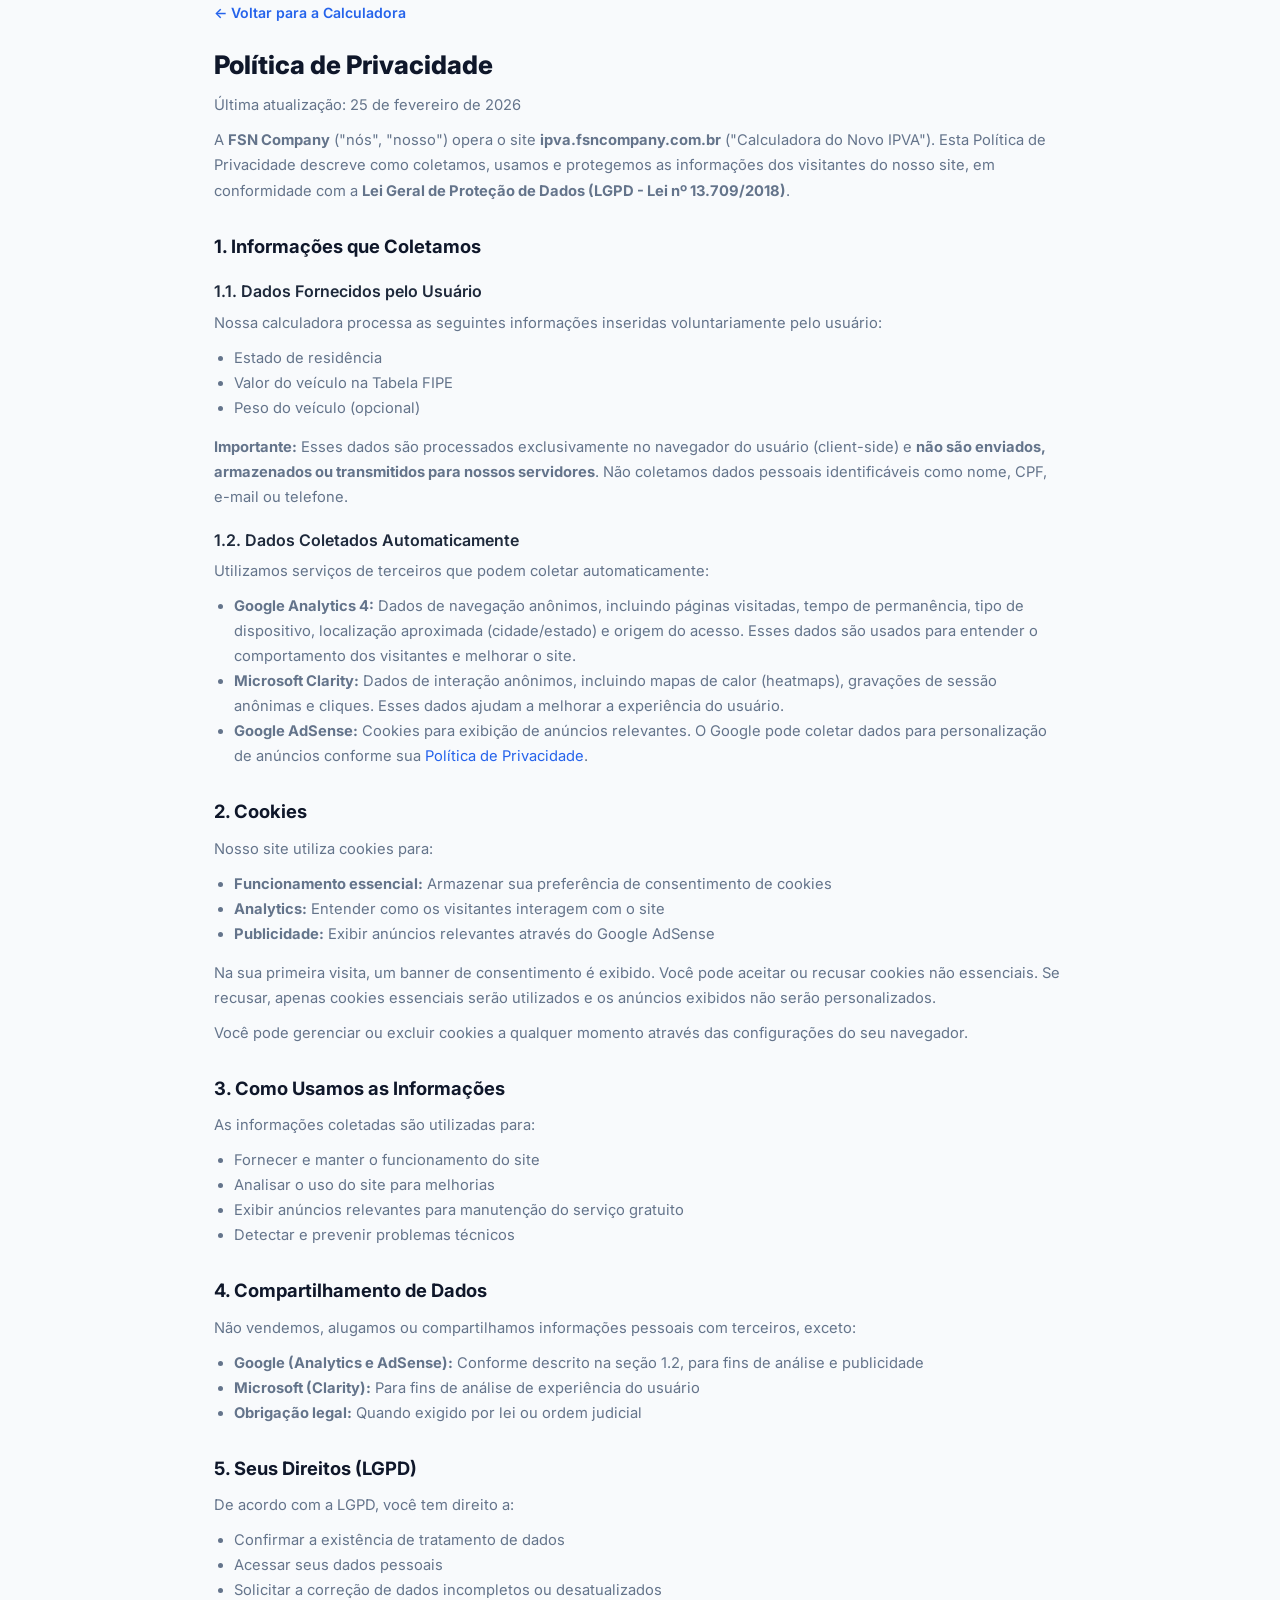
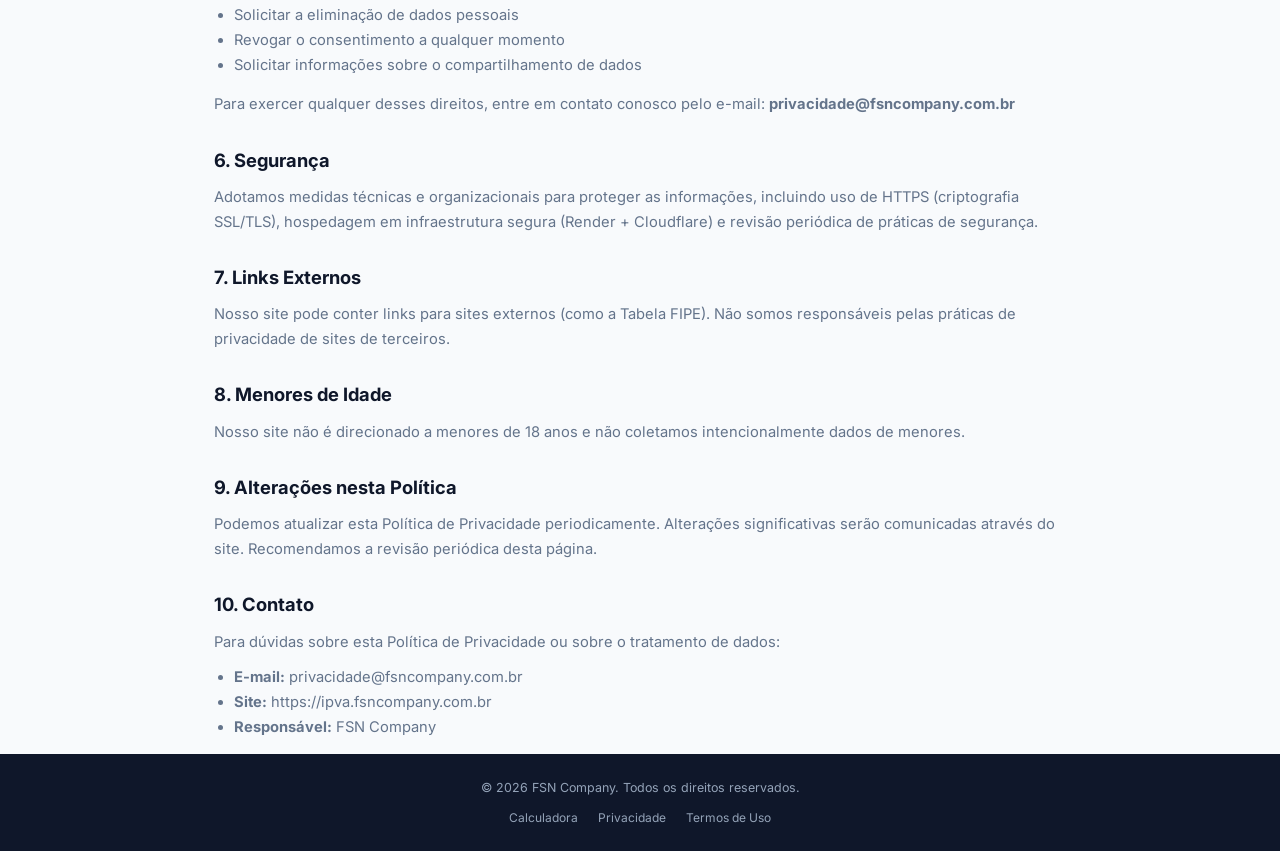
<file: privacidade.html>
<!DOCTYPE html>
<html lang="pt-BR">
<head>
    <meta charset="UTF-8">
    <meta name="viewport" content="width=device-width, initial-scale=1.0">
    <title>Política de Privacidade | Calculadora IPVA - FSN Company</title>
    <meta name="description" content="Política de Privacidade da Calculadora do Novo IPVA. Saiba como coletamos, usamos e protegemos seus dados.">
    <meta name="robots" content="index, follow">
    <link rel="canonical" href="https://ipva.fsncompany.com.br/privacidade.html">
    <link rel="icon" type="image/svg+xml" href="assets/favicon.svg">
    <link rel="preconnect" href="https://fonts.googleapis.com">
    <link rel="preconnect" href="https://fonts.gstatic.com" crossorigin>
    <link href="https://fonts.googleapis.com/css2?family=Inter:wght@300;400;500;600;700;800&display=swap" rel="stylesheet">
    <link rel="stylesheet" href="css/style.css">
</head>
<body>
    <main class="main-content legal-page">
        <a href="/" class="back-link">← Voltar para a Calculadora</a>

        <h1>Política de Privacidade</h1>
        <p class="legal-updated">Última atualização: 25 de fevereiro de 2026</p>

        <p>A <strong>FSN Company</strong> ("nós", "nosso") opera o site <strong>ipva.fsncompany.com.br</strong> ("Calculadora do Novo IPVA"). Esta Política de Privacidade descreve como coletamos, usamos e protegemos as informações dos visitantes do nosso site, em conformidade com a <strong>Lei Geral de Proteção de Dados (LGPD - Lei nº 13.709/2018)</strong>.</p>

        <h2>1. Informações que Coletamos</h2>

        <h3>1.1. Dados Fornecidos pelo Usuário</h3>
        <p>Nossa calculadora processa as seguintes informações inseridas voluntariamente pelo usuário:</p>
        <ul>
            <li>Estado de residência</li>
            <li>Valor do veículo na Tabela FIPE</li>
            <li>Peso do veículo (opcional)</li>
        </ul>
        <p><strong>Importante:</strong> Esses dados são processados exclusivamente no navegador do usuário (client-side) e <strong>não são enviados, armazenados ou transmitidos para nossos servidores</strong>. Não coletamos dados pessoais identificáveis como nome, CPF, e-mail ou telefone.</p>

        <h3>1.2. Dados Coletados Automaticamente</h3>
        <p>Utilizamos serviços de terceiros que podem coletar automaticamente:</p>
        <ul>
            <li><strong>Google Analytics 4:</strong> Dados de navegação anônimos, incluindo páginas visitadas, tempo de permanência, tipo de dispositivo, localização aproximada (cidade/estado) e origem do acesso. Esses dados são usados para entender o comportamento dos visitantes e melhorar o site.</li>
            <li><strong>Microsoft Clarity:</strong> Dados de interação anônimos, incluindo mapas de calor (heatmaps), gravações de sessão anônimas e cliques. Esses dados ajudam a melhorar a experiência do usuário.</li>
            <li><strong>Google AdSense:</strong> Cookies para exibição de anúncios relevantes. O Google pode coletar dados para personalização de anúncios conforme sua <a href="https://policies.google.com/privacy" target="_blank" rel="noopener">Política de Privacidade</a>.</li>
        </ul>

        <h2>2. Cookies</h2>
        <p>Nosso site utiliza cookies para:</p>
        <ul>
            <li><strong>Funcionamento essencial:</strong> Armazenar sua preferência de consentimento de cookies</li>
            <li><strong>Analytics:</strong> Entender como os visitantes interagem com o site</li>
            <li><strong>Publicidade:</strong> Exibir anúncios relevantes através do Google AdSense</li>
        </ul>
        <p>Na sua primeira visita, um banner de consentimento é exibido. Você pode aceitar ou recusar cookies não essenciais. Se recusar, apenas cookies essenciais serão utilizados e os anúncios exibidos não serão personalizados.</p>
        <p>Você pode gerenciar ou excluir cookies a qualquer momento através das configurações do seu navegador.</p>

        <h2>3. Como Usamos as Informações</h2>
        <p>As informações coletadas são utilizadas para:</p>
        <ul>
            <li>Fornecer e manter o funcionamento do site</li>
            <li>Analisar o uso do site para melhorias</li>
            <li>Exibir anúncios relevantes para manutenção do serviço gratuito</li>
            <li>Detectar e prevenir problemas técnicos</li>
        </ul>

        <h2>4. Compartilhamento de Dados</h2>
        <p>Não vendemos, alugamos ou compartilhamos informações pessoais com terceiros, exceto:</p>
        <ul>
            <li><strong>Google (Analytics e AdSense):</strong> Conforme descrito na seção 1.2, para fins de análise e publicidade</li>
            <li><strong>Microsoft (Clarity):</strong> Para fins de análise de experiência do usuário</li>
            <li><strong>Obrigação legal:</strong> Quando exigido por lei ou ordem judicial</li>
        </ul>

        <h2>5. Seus Direitos (LGPD)</h2>
        <p>De acordo com a LGPD, você tem direito a:</p>
        <ul>
            <li>Confirmar a existência de tratamento de dados</li>
            <li>Acessar seus dados pessoais</li>
            <li>Solicitar a correção de dados incompletos ou desatualizados</li>
            <li>Solicitar a eliminação de dados pessoais</li>
            <li>Revogar o consentimento a qualquer momento</li>
            <li>Solicitar informações sobre o compartilhamento de dados</li>
        </ul>
        <p>Para exercer qualquer desses direitos, entre em contato conosco pelo e-mail: <strong>privacidade@fsncompany.com.br</strong></p>

        <h2>6. Segurança</h2>
        <p>Adotamos medidas técnicas e organizacionais para proteger as informações, incluindo uso de HTTPS (criptografia SSL/TLS), hospedagem em infraestrutura segura (Render + Cloudflare) e revisão periódica de práticas de segurança.</p>

        <h2>7. Links Externos</h2>
        <p>Nosso site pode conter links para sites externos (como a Tabela FIPE). Não somos responsáveis pelas práticas de privacidade de sites de terceiros.</p>

        <h2>8. Menores de Idade</h2>
        <p>Nosso site não é direcionado a menores de 18 anos e não coletamos intencionalmente dados de menores.</p>

        <h2>9. Alterações nesta Política</h2>
        <p>Podemos atualizar esta Política de Privacidade periodicamente. Alterações significativas serão comunicadas através do site. Recomendamos a revisão periódica desta página.</p>

        <h2>10. Contato</h2>
        <p>Para dúvidas sobre esta Política de Privacidade ou sobre o tratamento de dados:</p>
        <ul>
            <li><strong>E-mail:</strong> privacidade@fsncompany.com.br</li>
            <li><strong>Site:</strong> https://ipva.fsncompany.com.br</li>
            <li><strong>Responsável:</strong> FSN Company</li>
        </ul>
    </main>

    <footer class="footer">
        <div class="footer-content">
            <p>&copy; 2026 FSN Company. Todos os direitos reservados.</p>
            <div class="footer-links">
                <a href="/">Calculadora</a>
                <a href="/privacidade.html">Privacidade</a>
                <a href="/termos.html">Termos de Uso</a>
            </div>
        </div>
    </footer>
</body>
</html>
</file>
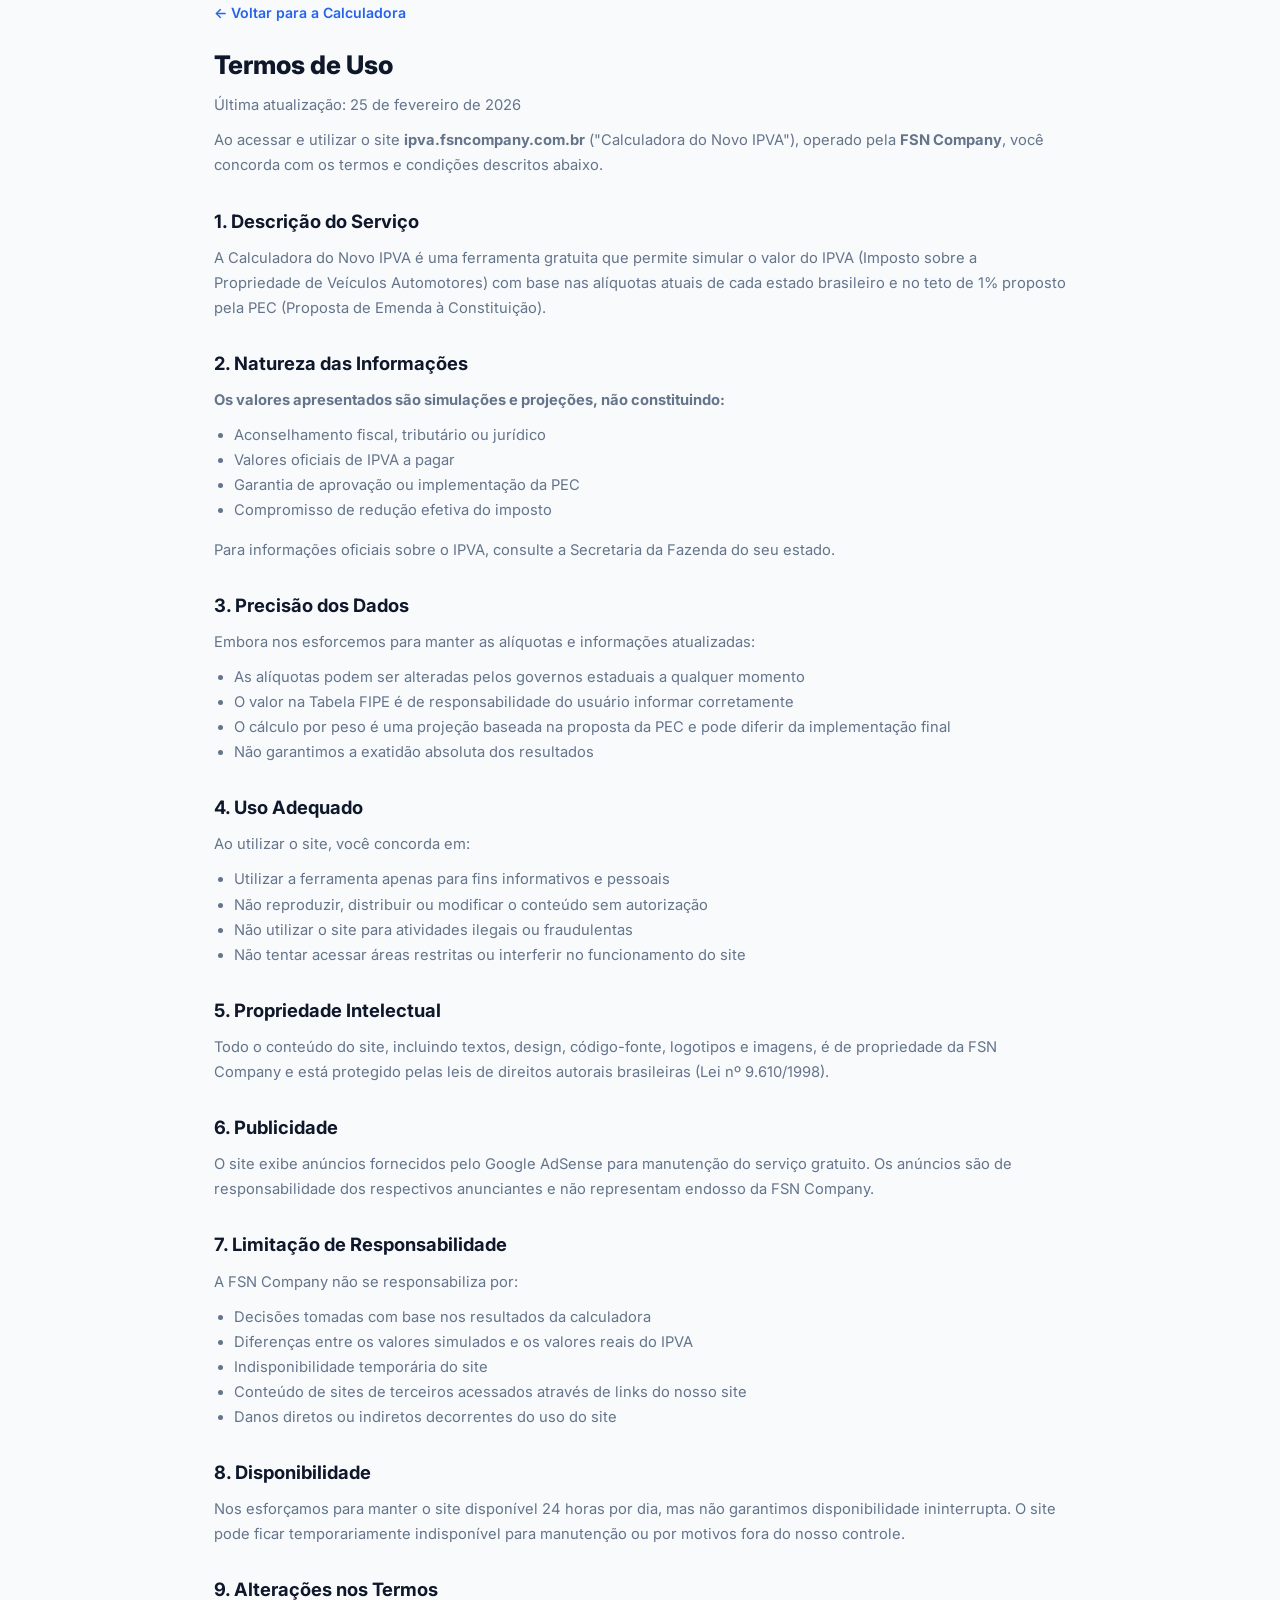
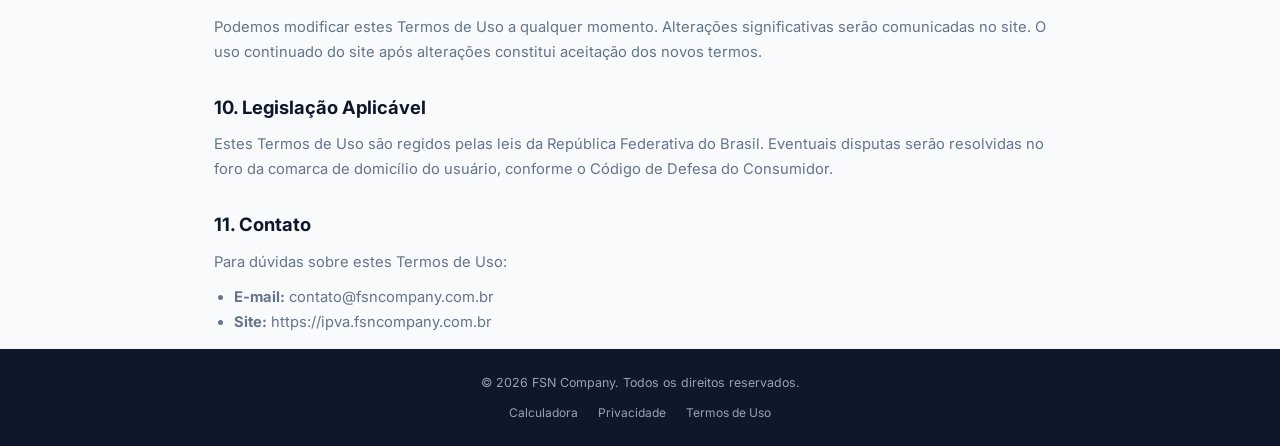
<file: termos.html>
<!DOCTYPE html>
<html lang="pt-BR">
<head>
    <meta charset="UTF-8">
    <meta name="viewport" content="width=device-width, initial-scale=1.0">
    <title>Termos de Uso | Calculadora IPVA - FSN Company</title>
    <meta name="description" content="Termos de Uso da Calculadora do Novo IPVA. Condições para utilização do site e da ferramenta de simulação.">
    <meta name="robots" content="index, follow">
    <link rel="canonical" href="https://ipva.fsncompany.com.br/termos.html">
    <link rel="icon" type="image/svg+xml" href="assets/favicon.svg">
    <link rel="preconnect" href="https://fonts.googleapis.com">
    <link rel="preconnect" href="https://fonts.gstatic.com" crossorigin>
    <link href="https://fonts.googleapis.com/css2?family=Inter:wght@300;400;500;600;700;800&display=swap" rel="stylesheet">
    <link rel="stylesheet" href="css/style.css">
</head>
<body>
    <main class="main-content legal-page">
        <a href="/" class="back-link">← Voltar para a Calculadora</a>

        <h1>Termos de Uso</h1>
        <p class="legal-updated">Última atualização: 25 de fevereiro de 2026</p>

        <p>Ao acessar e utilizar o site <strong>ipva.fsncompany.com.br</strong> ("Calculadora do Novo IPVA"), operado pela <strong>FSN Company</strong>, você concorda com os termos e condições descritos abaixo.</p>

        <h2>1. Descrição do Serviço</h2>
        <p>A Calculadora do Novo IPVA é uma ferramenta gratuita que permite simular o valor do IPVA (Imposto sobre a Propriedade de Veículos Automotores) com base nas alíquotas atuais de cada estado brasileiro e no teto de 1% proposto pela PEC (Proposta de Emenda à Constituição).</p>

        <h2>2. Natureza das Informações</h2>
        <p><strong>Os valores apresentados são simulações e projeções, não constituindo:</strong></p>
        <ul>
            <li>Aconselhamento fiscal, tributário ou jurídico</li>
            <li>Valores oficiais de IPVA a pagar</li>
            <li>Garantia de aprovação ou implementação da PEC</li>
            <li>Compromisso de redução efetiva do imposto</li>
        </ul>
        <p>Para informações oficiais sobre o IPVA, consulte a Secretaria da Fazenda do seu estado.</p>

        <h2>3. Precisão dos Dados</h2>
        <p>Embora nos esforcemos para manter as alíquotas e informações atualizadas:</p>
        <ul>
            <li>As alíquotas podem ser alteradas pelos governos estaduais a qualquer momento</li>
            <li>O valor na Tabela FIPE é de responsabilidade do usuário informar corretamente</li>
            <li>O cálculo por peso é uma projeção baseada na proposta da PEC e pode diferir da implementação final</li>
            <li>Não garantimos a exatidão absoluta dos resultados</li>
        </ul>

        <h2>4. Uso Adequado</h2>
        <p>Ao utilizar o site, você concorda em:</p>
        <ul>
            <li>Utilizar a ferramenta apenas para fins informativos e pessoais</li>
            <li>Não reproduzir, distribuir ou modificar o conteúdo sem autorização</li>
            <li>Não utilizar o site para atividades ilegais ou fraudulentas</li>
            <li>Não tentar acessar áreas restritas ou interferir no funcionamento do site</li>
        </ul>

        <h2>5. Propriedade Intelectual</h2>
        <p>Todo o conteúdo do site, incluindo textos, design, código-fonte, logotipos e imagens, é de propriedade da FSN Company e está protegido pelas leis de direitos autorais brasileiras (Lei nº 9.610/1998).</p>

        <h2>6. Publicidade</h2>
        <p>O site exibe anúncios fornecidos pelo Google AdSense para manutenção do serviço gratuito. Os anúncios são de responsabilidade dos respectivos anunciantes e não representam endosso da FSN Company.</p>

        <h2>7. Limitação de Responsabilidade</h2>
        <p>A FSN Company não se responsabiliza por:</p>
        <ul>
            <li>Decisões tomadas com base nos resultados da calculadora</li>
            <li>Diferenças entre os valores simulados e os valores reais do IPVA</li>
            <li>Indisponibilidade temporária do site</li>
            <li>Conteúdo de sites de terceiros acessados através de links do nosso site</li>
            <li>Danos diretos ou indiretos decorrentes do uso do site</li>
        </ul>

        <h2>8. Disponibilidade</h2>
        <p>Nos esforçamos para manter o site disponível 24 horas por dia, mas não garantimos disponibilidade ininterrupta. O site pode ficar temporariamente indisponível para manutenção ou por motivos fora do nosso controle.</p>

        <h2>9. Alterações nos Termos</h2>
        <p>Podemos modificar estes Termos de Uso a qualquer momento. Alterações significativas serão comunicadas no site. O uso continuado do site após alterações constitui aceitação dos novos termos.</p>

        <h2>10. Legislação Aplicável</h2>
        <p>Estes Termos de Uso são regidos pelas leis da República Federativa do Brasil. Eventuais disputas serão resolvidas no foro da comarca de domicílio do usuário, conforme o Código de Defesa do Consumidor.</p>

        <h2>11. Contato</h2>
        <p>Para dúvidas sobre estes Termos de Uso:</p>
        <ul>
            <li><strong>E-mail:</strong> contato@fsncompany.com.br</li>
            <li><strong>Site:</strong> https://ipva.fsncompany.com.br</li>
        </ul>
    </main>

    <footer class="footer">
        <div class="footer-content">
            <p>&copy; 2026 FSN Company. Todos os direitos reservados.</p>
            <div class="footer-links">
                <a href="/">Calculadora</a>
                <a href="/privacidade.html">Privacidade</a>
                <a href="/termos.html">Termos de Uso</a>
            </div>
        </div>
    </footer>
</body>
</html>
</file>
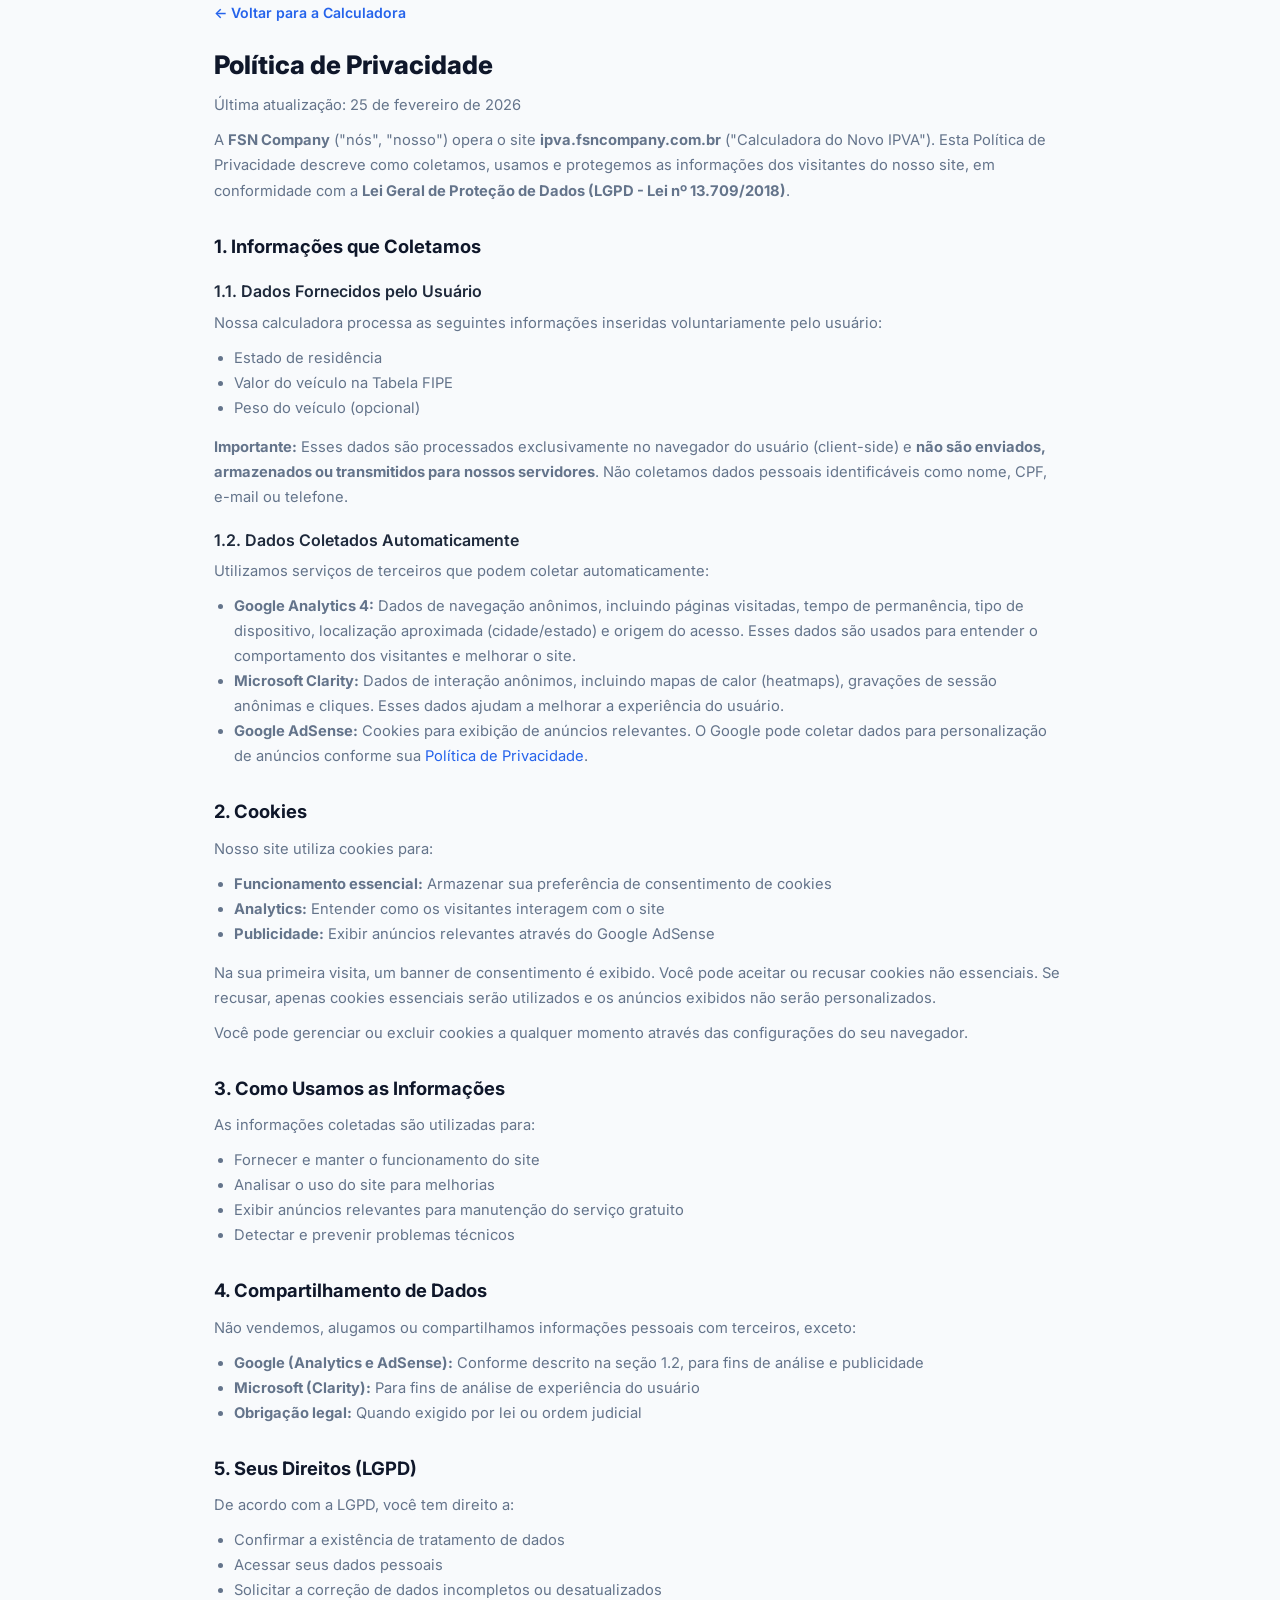
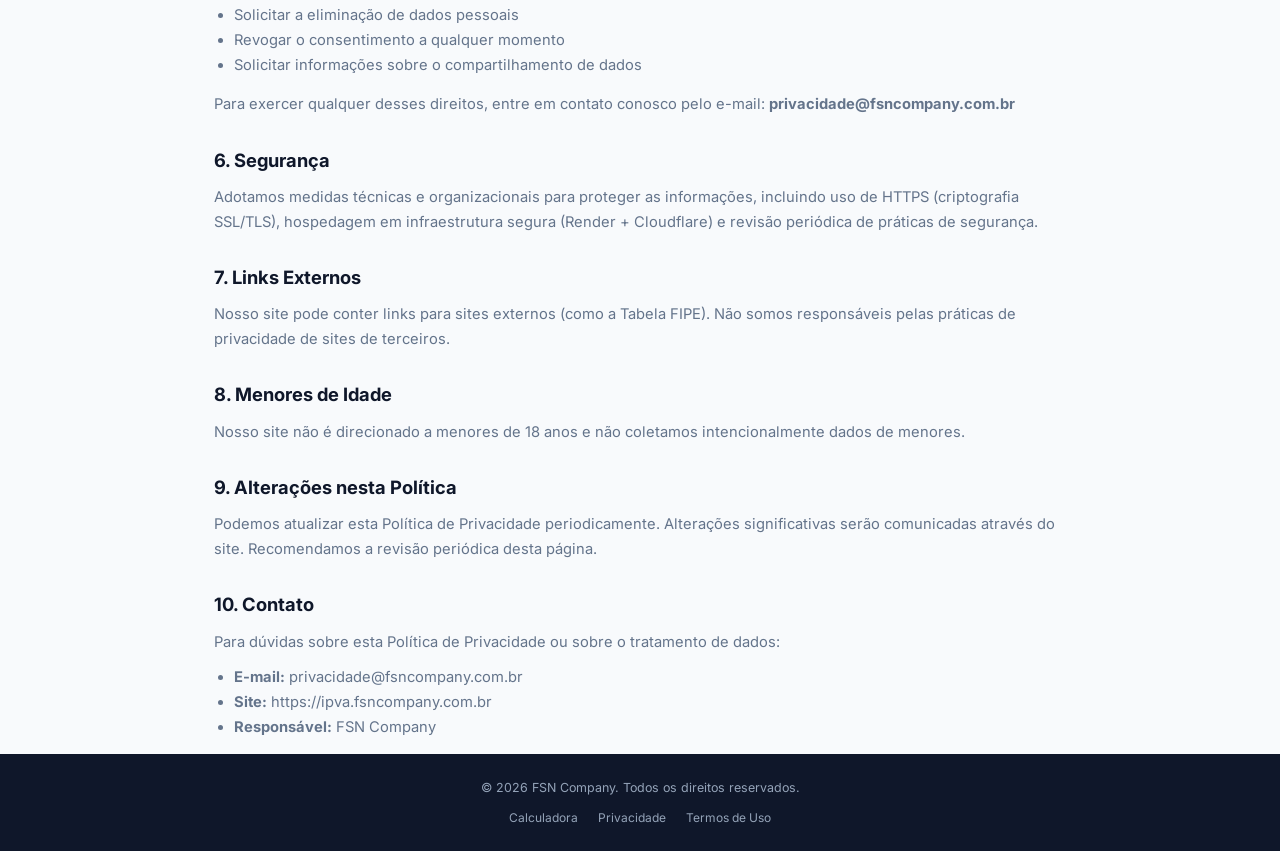
<file: public/privacidade.html>
<!DOCTYPE html>
<html lang="pt-BR">
<head>
    <meta charset="UTF-8">
    <meta name="viewport" content="width=device-width, initial-scale=1.0">
    <title>Política de Privacidade | Calculadora IPVA - FSN Company</title>
    <meta name="description" content="Política de Privacidade da Calculadora do Novo IPVA. Saiba como coletamos, usamos e protegemos seus dados.">
    <meta name="robots" content="index, follow">
    <link rel="canonical" href="https://ipva.fsncompany.com.br/privacidade.html">
    <link rel="icon" type="image/svg+xml" href="/assets/favicon.svg">
    <link rel="preconnect" href="https://fonts.googleapis.com">
    <link rel="preconnect" href="https://fonts.gstatic.com" crossorigin>
    <link href="https://fonts.googleapis.com/css2?family=Inter:wght@300;400;500;600;700;800&display=swap" rel="stylesheet">
    <link rel="stylesheet" href="/css/style.css">
</head>
<body>
    <main class="main-content legal-page">
        <a href="/" class="back-link">← Voltar para a Calculadora</a>

        <h1>Política de Privacidade</h1>
        <p class="legal-updated">Última atualização: 25 de fevereiro de 2026</p>

        <p>A <strong>FSN Company</strong> ("nós", "nosso") opera o site <strong>ipva.fsncompany.com.br</strong> ("Calculadora do Novo IPVA"). Esta Política de Privacidade descreve como coletamos, usamos e protegemos as informações dos visitantes do nosso site, em conformidade com a <strong>Lei Geral de Proteção de Dados (LGPD - Lei nº 13.709/2018)</strong>.</p>

        <h2>1. Informações que Coletamos</h2>

        <h3>1.1. Dados Fornecidos pelo Usuário</h3>
        <p>Nossa calculadora processa as seguintes informações inseridas voluntariamente pelo usuário:</p>
        <ul>
            <li>Estado de residência</li>
            <li>Valor do veículo na Tabela FIPE</li>
            <li>Peso do veículo (opcional)</li>
        </ul>
        <p><strong>Importante:</strong> Esses dados são processados exclusivamente no navegador do usuário (client-side) e <strong>não são enviados, armazenados ou transmitidos para nossos servidores</strong>. Não coletamos dados pessoais identificáveis como nome, CPF, e-mail ou telefone.</p>

        <h3>1.2. Dados Coletados Automaticamente</h3>
        <p>Utilizamos serviços de terceiros que podem coletar automaticamente:</p>
        <ul>
            <li><strong>Google Analytics 4:</strong> Dados de navegação anônimos, incluindo páginas visitadas, tempo de permanência, tipo de dispositivo, localização aproximada (cidade/estado) e origem do acesso. Esses dados são usados para entender o comportamento dos visitantes e melhorar o site.</li>
            <li><strong>Microsoft Clarity:</strong> Dados de interação anônimos, incluindo mapas de calor (heatmaps), gravações de sessão anônimas e cliques. Esses dados ajudam a melhorar a experiência do usuário.</li>
            <li><strong>Google AdSense:</strong> Cookies para exibição de anúncios relevantes. O Google pode coletar dados para personalização de anúncios conforme sua <a href="https://policies.google.com/privacy" target="_blank" rel="noopener">Política de Privacidade</a>.</li>
        </ul>

        <h2>2. Cookies</h2>
        <p>Nosso site utiliza cookies para:</p>
        <ul>
            <li><strong>Funcionamento essencial:</strong> Armazenar sua preferência de consentimento de cookies</li>
            <li><strong>Analytics:</strong> Entender como os visitantes interagem com o site</li>
            <li><strong>Publicidade:</strong> Exibir anúncios relevantes através do Google AdSense</li>
        </ul>
        <p>Na sua primeira visita, um banner de consentimento é exibido. Você pode aceitar ou recusar cookies não essenciais. Se recusar, apenas cookies essenciais serão utilizados e os anúncios exibidos não serão personalizados.</p>
        <p>Você pode gerenciar ou excluir cookies a qualquer momento através das configurações do seu navegador.</p>

        <h2>3. Como Usamos as Informações</h2>
        <p>As informações coletadas são utilizadas para:</p>
        <ul>
            <li>Fornecer e manter o funcionamento do site</li>
            <li>Analisar o uso do site para melhorias</li>
            <li>Exibir anúncios relevantes para manutenção do serviço gratuito</li>
            <li>Detectar e prevenir problemas técnicos</li>
        </ul>

        <h2>4. Compartilhamento de Dados</h2>
        <p>Não vendemos, alugamos ou compartilhamos informações pessoais com terceiros, exceto:</p>
        <ul>
            <li><strong>Google (Analytics e AdSense):</strong> Conforme descrito na seção 1.2, para fins de análise e publicidade</li>
            <li><strong>Microsoft (Clarity):</strong> Para fins de análise de experiência do usuário</li>
            <li><strong>Obrigação legal:</strong> Quando exigido por lei ou ordem judicial</li>
        </ul>

        <h2>5. Seus Direitos (LGPD)</h2>
        <p>De acordo com a LGPD, você tem direito a:</p>
        <ul>
            <li>Confirmar a existência de tratamento de dados</li>
            <li>Acessar seus dados pessoais</li>
            <li>Solicitar a correção de dados incompletos ou desatualizados</li>
            <li>Solicitar a eliminação de dados pessoais</li>
            <li>Revogar o consentimento a qualquer momento</li>
            <li>Solicitar informações sobre o compartilhamento de dados</li>
        </ul>
        <p>Para exercer qualquer desses direitos, entre em contato conosco pelo e-mail: <strong>privacidade@fsncompany.com.br</strong></p>

        <h2>6. Segurança</h2>
        <p>Adotamos medidas técnicas e organizacionais para proteger as informações, incluindo uso de HTTPS (criptografia SSL/TLS), hospedagem em infraestrutura segura (Render + Cloudflare) e revisão periódica de práticas de segurança.</p>

        <h2>7. Links Externos</h2>
        <p>Nosso site pode conter links para sites externos (como a Tabela FIPE). Não somos responsáveis pelas práticas de privacidade de sites de terceiros.</p>

        <h2>8. Menores de Idade</h2>
        <p>Nosso site não é direcionado a menores de 18 anos e não coletamos intencionalmente dados de menores.</p>

        <h2>9. Alterações nesta Política</h2>
        <p>Podemos atualizar esta Política de Privacidade periodicamente. Alterações significativas serão comunicadas através do site. Recomendamos a revisão periódica desta página.</p>

        <h2>10. Contato</h2>
        <p>Para dúvidas sobre esta Política de Privacidade ou sobre o tratamento de dados:</p>
        <ul>
            <li><strong>E-mail:</strong> privacidade@fsncompany.com.br</li>
            <li><strong>Site:</strong> https://ipva.fsncompany.com.br</li>
            <li><strong>Responsável:</strong> FSN Company</li>
        </ul>
    </main>

    <footer class="footer">
        <div class="footer-content">
            <p>&copy; 2026 FSN Company. Todos os direitos reservados.</p>
            <div class="footer-links">
                <a href="/">Calculadora</a>
                <a href="/privacidade.html">Privacidade</a>
                <a href="/termos.html">Termos de Uso</a>
            </div>
        </div>
    </footer>
</body>
</html>
</file>
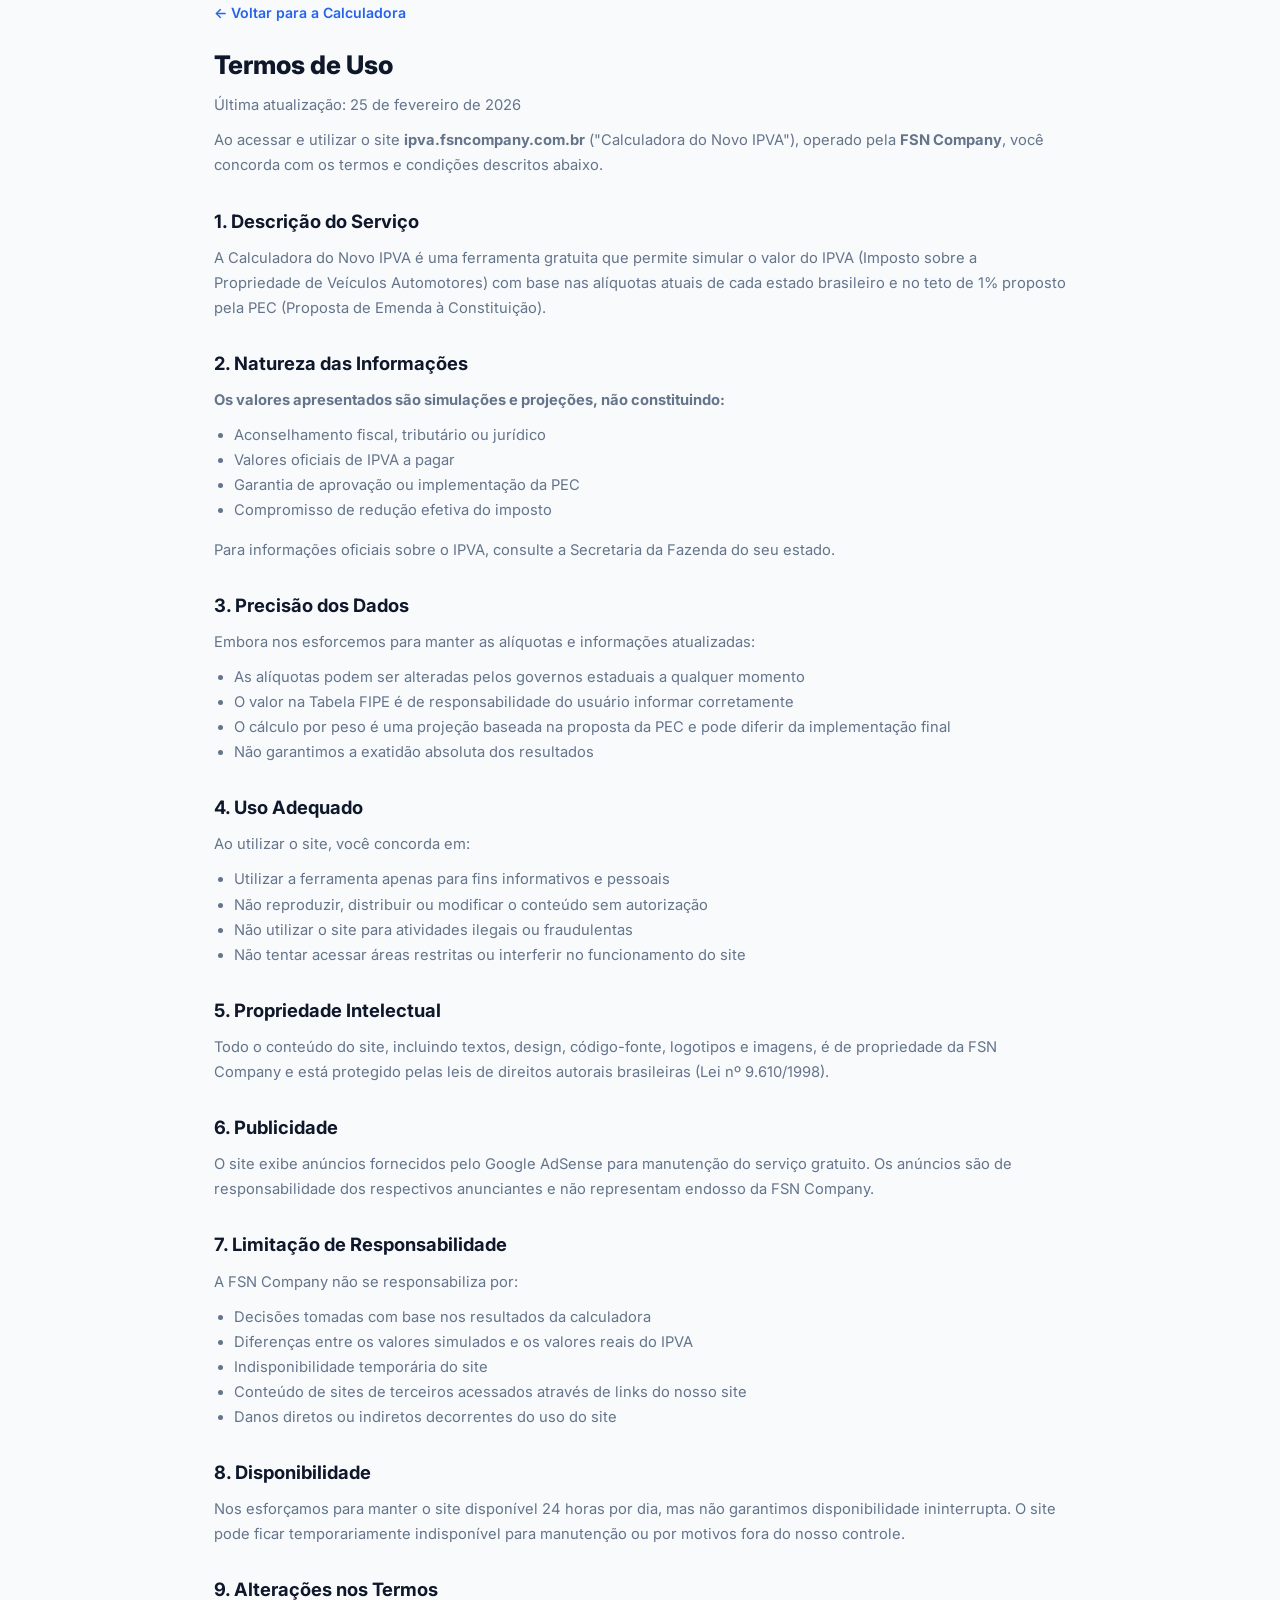
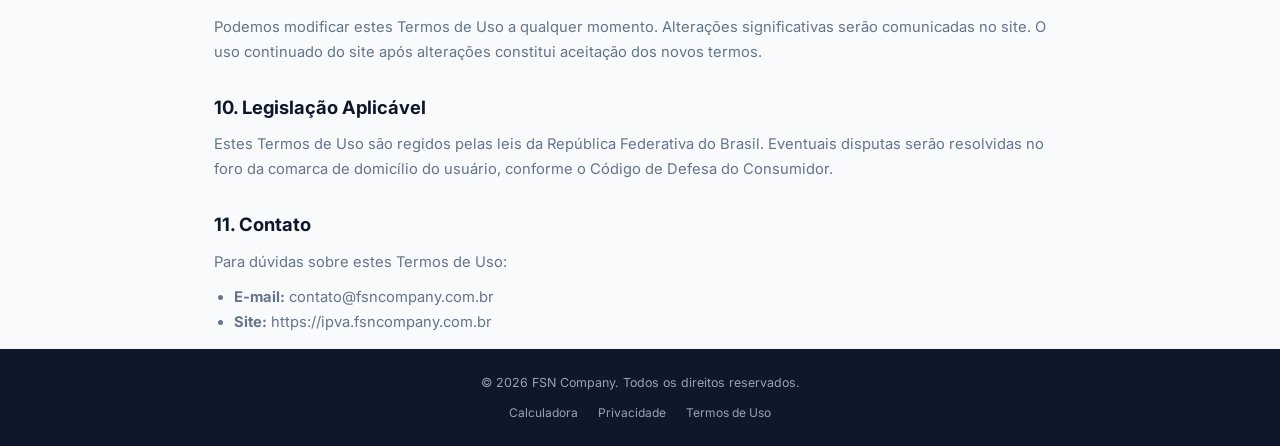
<file: public/termos.html>
<!DOCTYPE html>
<html lang="pt-BR">
<head>
    <meta charset="UTF-8">
    <meta name="viewport" content="width=device-width, initial-scale=1.0">
    <title>Termos de Uso | Calculadora IPVA - FSN Company</title>
    <meta name="description" content="Termos de Uso da Calculadora do Novo IPVA. Condições para utilização do site e da ferramenta de simulação.">
    <meta name="robots" content="index, follow">
    <link rel="canonical" href="https://ipva.fsncompany.com.br/termos.html">
    <link rel="icon" type="image/svg+xml" href="/assets/favicon.svg">
    <link rel="preconnect" href="https://fonts.googleapis.com">
    <link rel="preconnect" href="https://fonts.gstatic.com" crossorigin>
    <link href="https://fonts.googleapis.com/css2?family=Inter:wght@300;400;500;600;700;800&display=swap" rel="stylesheet">
    <link rel="stylesheet" href="/css/style.css">
</head>
<body>
    <main class="main-content legal-page">
        <a href="/" class="back-link">← Voltar para a Calculadora</a>

        <h1>Termos de Uso</h1>
        <p class="legal-updated">Última atualização: 25 de fevereiro de 2026</p>

        <p>Ao acessar e utilizar o site <strong>ipva.fsncompany.com.br</strong> ("Calculadora do Novo IPVA"), operado pela <strong>FSN Company</strong>, você concorda com os termos e condições descritos abaixo.</p>

        <h2>1. Descrição do Serviço</h2>
        <p>A Calculadora do Novo IPVA é uma ferramenta gratuita que permite simular o valor do IPVA (Imposto sobre a Propriedade de Veículos Automotores) com base nas alíquotas atuais de cada estado brasileiro e no teto de 1% proposto pela PEC (Proposta de Emenda à Constituição).</p>

        <h2>2. Natureza das Informações</h2>
        <p><strong>Os valores apresentados são simulações e projeções, não constituindo:</strong></p>
        <ul>
            <li>Aconselhamento fiscal, tributário ou jurídico</li>
            <li>Valores oficiais de IPVA a pagar</li>
            <li>Garantia de aprovação ou implementação da PEC</li>
            <li>Compromisso de redução efetiva do imposto</li>
        </ul>
        <p>Para informações oficiais sobre o IPVA, consulte a Secretaria da Fazenda do seu estado.</p>

        <h2>3. Precisão dos Dados</h2>
        <p>Embora nos esforcemos para manter as alíquotas e informações atualizadas:</p>
        <ul>
            <li>As alíquotas podem ser alteradas pelos governos estaduais a qualquer momento</li>
            <li>O valor na Tabela FIPE é de responsabilidade do usuário informar corretamente</li>
            <li>O cálculo por peso é uma projeção baseada na proposta da PEC e pode diferir da implementação final</li>
            <li>Não garantimos a exatidão absoluta dos resultados</li>
        </ul>

        <h2>4. Uso Adequado</h2>
        <p>Ao utilizar o site, você concorda em:</p>
        <ul>
            <li>Utilizar a ferramenta apenas para fins informativos e pessoais</li>
            <li>Não reproduzir, distribuir ou modificar o conteúdo sem autorização</li>
            <li>Não utilizar o site para atividades ilegais ou fraudulentas</li>
            <li>Não tentar acessar áreas restritas ou interferir no funcionamento do site</li>
        </ul>

        <h2>5. Propriedade Intelectual</h2>
        <p>Todo o conteúdo do site, incluindo textos, design, código-fonte, logotipos e imagens, é de propriedade da FSN Company e está protegido pelas leis de direitos autorais brasileiras (Lei nº 9.610/1998).</p>

        <h2>6. Publicidade</h2>
        <p>O site exibe anúncios fornecidos pelo Google AdSense para manutenção do serviço gratuito. Os anúncios são de responsabilidade dos respectivos anunciantes e não representam endosso da FSN Company.</p>

        <h2>7. Limitação de Responsabilidade</h2>
        <p>A FSN Company não se responsabiliza por:</p>
        <ul>
            <li>Decisões tomadas com base nos resultados da calculadora</li>
            <li>Diferenças entre os valores simulados e os valores reais do IPVA</li>
            <li>Indisponibilidade temporária do site</li>
            <li>Conteúdo de sites de terceiros acessados através de links do nosso site</li>
            <li>Danos diretos ou indiretos decorrentes do uso do site</li>
        </ul>

        <h2>8. Disponibilidade</h2>
        <p>Nos esforçamos para manter o site disponível 24 horas por dia, mas não garantimos disponibilidade ininterrupta. O site pode ficar temporariamente indisponível para manutenção ou por motivos fora do nosso controle.</p>

        <h2>9. Alterações nos Termos</h2>
        <p>Podemos modificar estes Termos de Uso a qualquer momento. Alterações significativas serão comunicadas no site. O uso continuado do site após alterações constitui aceitação dos novos termos.</p>

        <h2>10. Legislação Aplicável</h2>
        <p>Estes Termos de Uso são regidos pelas leis da República Federativa do Brasil. Eventuais disputas serão resolvidas no foro da comarca de domicílio do usuário, conforme o Código de Defesa do Consumidor.</p>

        <h2>11. Contato</h2>
        <p>Para dúvidas sobre estes Termos de Uso:</p>
        <ul>
            <li><strong>E-mail:</strong> contato@fsncompany.com.br</li>
            <li><strong>Site:</strong> https://ipva.fsncompany.com.br</li>
        </ul>
    </main>

    <footer class="footer">
        <div class="footer-content">
            <p>&copy; 2026 FSN Company. Todos os direitos reservados.</p>
            <div class="footer-links">
                <a href="/">Calculadora</a>
                <a href="/privacidade.html">Privacidade</a>
                <a href="/termos.html">Termos de Uso</a>
            </div>
        </div>
    </footer>
</body>
</html>
</file>
<file: css/style.css>
*,
*::before,
*::after {
    margin: 0;
    padding: 0;
    box-sizing: border-box;
}

:root {
    --primary: #2563eb;
    --primary-dark: #1d4ed8;
    --primary-light: #3b82f6;
    --accent: #10b981;
    --accent-dark: #059669;
    --danger: #ef4444;
    --warning: #f59e0b;
    --bg: #f8fafc;
    --bg-card: #ffffff;
    --bg-dark: #0f172a;
    --text: #1e293b;
    --text-secondary: #64748b;
    --text-light: #94a3b8;
    --border: #e2e8f0;
    --shadow-sm: 0 1px 2px rgba(0,0,0,0.05);
    --shadow: 0 4px 6px -1px rgba(0,0,0,0.1), 0 2px 4px -2px rgba(0,0,0,0.1);
    --shadow-lg: 0 10px 15px -3px rgba(0,0,0,0.1), 0 4px 6px -4px rgba(0,0,0,0.1);
    --shadow-xl: 0 20px 25px -5px rgba(0,0,0,0.1), 0 8px 10px -6px rgba(0,0,0,0.1);
    --radius: 12px;
    --radius-lg: 16px;
    --radius-xl: 24px;
}

html {
    scroll-behavior: smooth;
}

body {
    font-family: 'Inter', -apple-system, BlinkMacSystemFont, sans-serif;
    background: var(--bg);
    color: var(--text);
    line-height: 1.6;
    min-height: 100vh;
    -webkit-font-smoothing: antialiased;
}

/* ===========================
   Ad Slots
   =========================== */
.ad-slot {
    display: none;
    align-items: center;
    justify-content: center;
    overflow: hidden;
}

.ad-slot.ad-loaded {
    display: flex;
    flex-direction: column;
    background: transparent;
    margin: 8px auto;
    max-width: 100%;
}

.ad-top.ad-loaded {
    max-width: 728px;
    min-height: 50px;
}

.ad-bottom.ad-loaded {
    max-width: 320px;
    min-height: 50px;
    margin-bottom: 0;
}

.ad-in-article.ad-loaded {
    margin: 20px auto;
    width: 100%;
}

.ad-after-faq.ad-loaded {
    max-width: 300px;
    min-height: 250px;
    margin: 24px auto;
}

.ad-slot.ad-loaded iframe {
    max-width: 100%;
}

/* ===========================
   Page Layout
   =========================== */
.page-layout {
    display: flex;
    max-width: 1440px;
    margin: 0 auto;
    gap: 0;
}

.ad-side {
    width: 160px;
    min-width: 160px;
    position: sticky;
    top: 0;
    height: 100vh;
    flex-shrink: 0;
    display: none;
}

.main-content {
    flex: 1;
    min-width: 0;
    max-width: 640px;
    margin: 0 auto;
    padding: 0 16px;
}

/* ===========================
   Hero + Form
   =========================== */
.hero-form {
    background: linear-gradient(135deg, #0f172a 0%, #1e293b 50%, #0f172a 100%);
    border-radius: var(--radius-lg);
    padding: 24px 20px 20px;
    margin-top: 12px;
    margin-bottom: 20px;
    position: relative;
    overflow: hidden;
}

.hero-form::before {
    content: '';
    position: absolute;
    top: -40%;
    right: -20%;
    width: 300px;
    height: 300px;
    background: radial-gradient(circle, rgba(37,99,235,0.12) 0%, transparent 70%);
    pointer-events: none;
}

.hero-compact {
    text-align: center;
    margin-bottom: 20px;
    position: relative;
    z-index: 1;
}

.hero-badge {
    display: inline-block;
    background: linear-gradient(135deg, var(--primary), #7c3aed);
    color: white;
    padding: 4px 14px;
    border-radius: 100px;
    font-size: 0.68rem;
    font-weight: 600;
    letter-spacing: 0.08em;
    text-transform: uppercase;
    margin-bottom: 10px;
}

.hero-compact h1 {
    font-size: 1.5rem;
    font-weight: 900;
    line-height: 1.15;
    color: white;
    margin-bottom: 6px;
}

.gradient-text {
    background: linear-gradient(135deg, #60a5fa, #a78bfa, #34d399);
    -webkit-background-clip: text;
    -webkit-text-fill-color: transparent;
    background-clip: text;
}

.hero-tagline {
    font-size: 0.85rem;
    color: #94a3b8;
    line-height: 1.4;
}

/* ===========================
   Form
   =========================== */
.calculator-form {
    position: relative;
    z-index: 1;
}

.form-group {
    display: flex;
    flex-direction: column;
    margin-bottom: 16px;
}

.form-group label {
    font-size: 0.8rem;
    font-weight: 600;
    color: #cbd5e1;
    margin-bottom: 6px;
}

.optional {
    color: #64748b;
    font-weight: 400;
    font-size: 0.72rem;
}

.form-group select,
.form-group input {
    width: 100%;
    padding: 14px 16px;
    border: 2px solid #334155;
    border-radius: 10px;
    font-size: 1rem;
    font-family: inherit;
    color: white;
    background: rgba(255,255,255,0.06);
    transition: border-color 0.2s, box-shadow 0.2s, background 0.2s;
    appearance: none;
    -webkit-appearance: none;
    -webkit-tap-highlight-color: transparent;
    min-height: 48px;
}

.form-group select {
    background-image: url("data:image/svg+xml,%3Csvg xmlns='http://www.w3.org/2000/svg' width='18' height='18' viewBox='0 0 24 24' fill='none' stroke='%2394a3b8' stroke-width='2' stroke-linecap='round' stroke-linejoin='round'%3E%3Cpath d='M6 9l6 6 6-6'/%3E%3C/svg%3E");
    background-repeat: no-repeat;
    background-position: right 14px center;
    padding-right: 42px;
    cursor: pointer;
}

.form-group select option {
    background: #1e293b;
    color: white;
}

.form-group select:focus,
.form-group input:focus {
    outline: none;
    border-color: var(--primary-light);
    box-shadow: 0 0 0 3px rgba(59, 130, 246, 0.2);
    background: rgba(255,255,255,0.1);
}

.form-group input::placeholder {
    color: #475569;
}

.aliquota-info {
    display: block;
    font-size: 0.75rem;
    color: #60a5fa;
    font-weight: 500;
    margin-top: 4px;
    min-height: 1em;
}

.input-hint {
    display: block;
    font-size: 0.72rem;
    color: #64748b;
    margin-top: 4px;
}

.input-hint a {
    color: #60a5fa;
    text-decoration: none;
    font-weight: 500;
}

.input-hint a:hover {
    text-decoration: underline;
}

.peso-estimate-hint {
    display: block;
    font-size: 0.75rem;
    font-style: italic;
    color: #22c55e;
    margin-top: 6px;
    padding: 6px 10px;
    background: rgba(34, 197, 94, 0.08);
    border-left: 3px solid #22c55e;
    border-radius: 4px;
}

.peso-estimate-hint.hidden {
    display: none;
}

/* ===========================
   FIPE Expandable Section
   =========================== */
.fipe-details,
.peso-details {
    margin-bottom: 16px;
    border-radius: 10px;
    border: 1px solid #334155;
    overflow: hidden;
}

.fipe-summary,
.peso-summary {
    display: flex;
    align-items: center;
    gap: 8px;
    padding: 12px 16px;
    font-size: 0.82rem;
    font-weight: 500;
    color: #60a5fa;
    cursor: pointer;
    list-style: none;
    transition: background 0.2s;
    -webkit-tap-highlight-color: transparent;
}

.fipe-summary::-webkit-details-marker,
.peso-summary::-webkit-details-marker {
    display: none;
}

.fipe-summary:hover,
.peso-summary:hover {
    background: rgba(96, 165, 250, 0.06);
}

.fipe-summary-icon {
    font-size: 1rem;
}

.peso-summary .optional {
    margin-left: auto;
}

.fipe-body {
    padding: 4px 16px 16px;
    border-top: 1px solid #334155;
}

.fipe-body .form-group {
    margin-bottom: 12px;
}

.fipe-body .form-group:last-of-type {
    margin-bottom: 8px;
}

.fipe-result {
    display: flex;
    align-items: center;
    gap: 10px;
    background: linear-gradient(135deg, rgba(16,185,129,0.15), rgba(16,185,129,0.06));
    border: 1px solid rgba(16,185,129,0.3);
    border-radius: 10px;
    padding: 12px 14px;
    margin-top: 8px;
    animation: fadeInUp 0.3s ease;
}

.fipe-result.hidden {
    display: none;
}

.fipe-result-check {
    font-size: 1.2rem;
    color: #34d399;
    flex-shrink: 0;
}

.fipe-result-info {
    display: flex;
    flex-direction: column;
    gap: 2px;
    min-width: 0;
}

.fipe-result-value {
    font-size: 1.15rem;
    font-weight: 800;
    color: #34d399;
}

.fipe-result-ref {
    font-size: 0.68rem;
    color: #64748b;
    white-space: nowrap;
    overflow: hidden;
    text-overflow: ellipsis;
}

.peso-details .form-group {
    margin-bottom: 0;
}

.peso-details[open] .peso-summary {
    border-bottom: 1px solid #334155;
}

/* ===========================
   Button
   =========================== */
.btn-calcular {
    width: 100%;
    padding: 16px 32px;
    background: linear-gradient(135deg, var(--primary), #7c3aed);
    color: white;
    border: none;
    border-radius: 10px;
    font-size: 1.05rem;
    font-weight: 700;
    font-family: inherit;
    cursor: pointer;
    display: flex;
    align-items: center;
    justify-content: center;
    gap: 8px;
    transition: transform 0.15s, box-shadow 0.15s;
    box-shadow: 0 4px 20px rgba(37, 99, 235, 0.3);
    position: relative;
    overflow: hidden;
    min-height: 52px;
    -webkit-tap-highlight-color: transparent;
}

.btn-calcular::after {
    content: '';
    position: absolute;
    inset: 0;
    background: linear-gradient(135deg, transparent 40%, rgba(255,255,255,0.1) 50%, transparent 60%);
    transform: translateX(-100%);
    transition: transform 0.6s;
}

.btn-calcular:hover::after {
    transform: translateX(100%);
}

.btn-calcular:hover {
    transform: translateY(-1px);
    box-shadow: 0 6px 24px rgba(37, 99, 235, 0.45);
}

.btn-calcular:active {
    transform: scale(0.98);
}

.btn-icon {
    font-size: 1.1rem;
    transition: transform 0.2s;
}

.btn-calcular:hover .btn-icon {
    transform: translateX(4px);
}

/* Trust Badges */
.hero-form .trust-badges {
    display: flex;
    justify-content: center;
    gap: 8px;
    margin-top: 14px;
    flex-wrap: wrap;
}

.hero-form .badge {
    display: inline-flex;
    align-items: center;
    gap: 3px;
    background: rgba(16, 185, 129, 0.1);
    color: #34d399;
    padding: 3px 10px;
    border-radius: 100px;
    font-size: 0.65rem;
    font-weight: 500;
    border: 1px solid rgba(16, 185, 129, 0.15);
}

/* ===========================
   Results
   =========================== */
.results {
    margin-bottom: 32px;
    animation: fadeInUp 0.5s ease;
}

.results.hidden {
    display: none;
}

@keyframes fadeInUp {
    from { opacity: 0; transform: translateY(16px); }
    to { opacity: 1; transform: translateY(0); }
}

.results-header {
    text-align: center;
    margin-bottom: 20px;
}

.results-header h2 {
    font-size: 1.25rem;
    font-weight: 800;
    margin-bottom: 4px;
}

.results-header p {
    color: var(--text-secondary);
    font-size: 0.82rem;
}

.results-grid {
    display: flex;
    align-items: stretch;
    gap: 10px;
    margin-bottom: 16px;
    flex-direction: column;
}

.result-card {
    flex: 1;
    background: var(--bg-card);
    border-radius: var(--radius);
    padding: 20px 16px;
    text-align: center;
    border: 2px solid var(--border);
}

.result-card.current {
    border-color: #fecaca;
    background: linear-gradient(to bottom, #fff5f5, white);
}

.result-card.new {
    border-color: #a7f3d0;
    background: linear-gradient(to bottom, #ecfdf5, white);
}

.result-card.arrow-card {
    flex: 0 0 28px;
    display: flex;
    align-items: center;
    justify-content: center;
    border: none;
    background: none;
    padding: 0;
}

.arrow-icon {
    font-size: 1.5rem;
    color: var(--text-light);
    transform: rotate(90deg);
    animation: pulse 2s infinite;
}

@keyframes pulse {
    0%, 100% { opacity: 0.4; }
    50% { opacity: 1; }
}

.result-label {
    font-size: 0.72rem;
    font-weight: 600;
    text-transform: uppercase;
    letter-spacing: 0.05em;
    color: var(--text-secondary);
    margin-bottom: 4px;
}

.result-aliquota {
    font-size: 0.78rem;
    font-weight: 600;
    margin-bottom: 8px;
}

.result-card.current .result-aliquota { color: var(--danger); }
.result-card.new .result-aliquota { color: var(--accent); }

.result-value {
    font-size: 1.5rem;
    font-weight: 800;
    margin-bottom: 4px;
}

.result-card.current .result-value { color: var(--danger); }
.result-card.new .result-value { color: var(--accent-dark); }

.result-detail {
    font-size: 0.72rem;
    color: var(--text-light);
}

/* ===========================
   Savings
   =========================== */
.savings-section {
    margin-bottom: 16px;
}

.savings-card {
    background: linear-gradient(135deg, var(--bg-dark), #1e293b);
    border-radius: var(--radius);
    padding: 24px 16px;
    color: white;
}

.savings-row {
    display: flex;
    justify-content: space-around;
    align-items: center;
    flex-wrap: wrap;
    gap: 16px;
}

.saving-item { text-align: center; }

.saving-label {
    display: block;
    font-size: 0.68rem;
    color: #94a3b8;
    text-transform: uppercase;
    letter-spacing: 0.05em;
    margin-bottom: 2px;
    font-weight: 500;
}

.saving-value {
    display: block;
    font-size: 1.2rem;
    font-weight: 800;
    color: white;
}

.saving-percent { color: var(--accent) !important; }

.saving-item.highlight .saving-value {
    color: var(--warning);
    font-size: 1.4rem;
}

/* ===========================
   Action Buttons
   =========================== */
.results-actions {
    display: flex;
    gap: 10px;
    flex-direction: column;
    margin-bottom: 16px;
}

.btn-secondary,
.btn-share {
    padding: 12px 24px;
    border-radius: 10px;
    font-size: 0.88rem;
    font-weight: 600;
    font-family: inherit;
    cursor: pointer;
    transition: all 0.2s;
    text-align: center;
    width: 100%;
    min-height: 46px;
    -webkit-tap-highlight-color: transparent;
}

.btn-secondary {
    background: var(--bg);
    color: var(--text);
    border: 2px solid var(--border);
}

.btn-secondary:hover {
    border-color: var(--text-light);
    background: white;
}

.btn-share {
    background: var(--primary);
    color: white;
    border: 2px solid var(--primary);
}

.btn-share:hover {
    background: var(--primary-dark);
    border-color: var(--primary-dark);
}

/* ===========================
   Disclaimer
   =========================== */
.disclaimer {
    background: #fffbeb;
    border: 1px solid #fde68a;
    border-radius: var(--radius);
    padding: 12px 14px;
    font-size: 0.75rem;
    color: #92400e;
    line-height: 1.6;
}

/* ===========================
   Info Cards
   =========================== */
.info-cards {
    display: grid;
    grid-template-columns: 1fr;
    gap: 10px;
    margin-bottom: 32px;
}

.info-card {
    background: var(--bg-card);
    border: 1px solid var(--border);
    border-radius: var(--radius);
    padding: 16px;
    display: flex;
    align-items: center;
    gap: 14px;
    text-align: left;
    transition: transform 0.2s, box-shadow 0.2s;
}

.info-card:hover {
    transform: translateY(-1px);
    box-shadow: var(--shadow);
}

.info-icon {
    font-size: 1.5rem;
    flex-shrink: 0;
}

.info-card h3 {
    font-size: 0.88rem;
    font-weight: 700;
    margin-bottom: 2px;
    color: var(--bg-dark);
}

.info-card p {
    font-size: 0.78rem;
    color: var(--text-secondary);
    line-height: 1.4;
}

/* ===========================
   SEO Content
   =========================== */
.seo-content {
    margin-bottom: 32px;
    padding: 22px 16px;
    background: var(--bg-card);
    border: 1px solid var(--border);
    border-radius: var(--radius-lg);
}

.seo-content h2 {
    font-size: 1.2rem;
    font-weight: 800;
    margin-bottom: 12px;
    color: var(--bg-dark);
}

.seo-content h3 {
    font-size: 1rem;
    font-weight: 700;
    margin-top: 20px;
    margin-bottom: 8px;
    color: var(--bg-dark);
}

.seo-content p {
    color: var(--text-secondary);
    font-size: 0.88rem;
    line-height: 1.7;
    margin-bottom: 10px;
}

.seo-content strong { color: var(--text); }

/* ===========================
   Alíquota Table
   =========================== */
.aliquota-table-wrapper {
    overflow-x: auto;
    -webkit-overflow-scrolling: touch;
    margin: 14px 0;
    border-radius: var(--radius);
    border: 1px solid var(--border);
}

.aliquota-table {
    width: 100%;
    border-collapse: collapse;
    font-size: 0.78rem;
}

.aliquota-table thead {
    background: var(--bg-dark);
    color: white;
}

.aliquota-table th {
    padding: 10px 10px;
    text-align: left;
    font-weight: 600;
    font-size: 0.72rem;
    text-transform: uppercase;
    letter-spacing: 0.03em;
    white-space: nowrap;
}

.aliquota-table td {
    padding: 9px 10px;
    border-bottom: 1px solid var(--border);
    color: var(--text-secondary);
    line-height: 1.4;
}

.aliquota-table tbody tr:last-child td { border-bottom: none; }
.aliquota-table tbody tr:hover { background: #f8fafc; }

.highlight-green {
    color: var(--accent-dark) !important;
    font-weight: 600;
}

/* ===========================
   Ad In-Article
   =========================== */
.ad-in-article > div { width: 100%; }

/* ===========================
   FAQ
   =========================== */
.faq { margin-bottom: 40px; }

.faq h2 {
    font-size: 1.2rem;
    font-weight: 800;
    text-align: center;
    margin-bottom: 16px;
}

.faq-list {
    display: flex;
    flex-direction: column;
    gap: 6px;
}

.faq-item {
    background: var(--bg-card);
    border: 1px solid var(--border);
    border-radius: var(--radius);
    overflow: hidden;
}

.faq-item:hover { box-shadow: var(--shadow-sm); }

.faq-item summary {
    padding: 14px 16px;
    font-weight: 600;
    font-size: 0.85rem;
    cursor: pointer;
    list-style: none;
    display: flex;
    justify-content: space-between;
    align-items: center;
    -webkit-tap-highlight-color: transparent;
}

.faq-item summary::after {
    content: '+';
    font-size: 1.2rem;
    font-weight: 300;
    color: var(--text-light);
}

.faq-item[open] summary::after { content: '−'; }
.faq-item summary::-webkit-details-marker { display: none; }

.faq-item p {
    padding: 0 16px 14px;
    color: var(--text-secondary);
    font-size: 0.82rem;
    line-height: 1.7;
}

/* ===========================
   Footer
   =========================== */
.footer {
    background: var(--bg-dark);
    color: #94a3b8;
    padding: 24px 16px;
    text-align: center;
}

.footer-content p {
    font-size: 0.78rem;
    margin-bottom: 4px;
}

.footer-disclaimer {
    font-size: 0.68rem !important;
    color: #475569;
}

.footer-links {
    display: flex;
    justify-content: center;
    gap: 20px;
    margin-top: 10px;
    flex-wrap: wrap;
}

.footer-links a {
    color: #94a3b8;
    text-decoration: none;
    font-size: 0.75rem;
    transition: color 0.2s;
}

.footer-links a:hover {
    color: white;
    text-decoration: underline;
}

/* ===========================
   Cookie Consent
   =========================== */
.cookie-consent {
    position: fixed;
    bottom: 0;
    left: 0;
    right: 0;
    z-index: 9999;
    background: var(--bg-dark);
    border-top: 1px solid #334155;
    padding: 16px;
    box-shadow: 0 -4px 20px rgba(0, 0, 0, 0.3);
    animation: slideUp 0.4s ease;
}

.cookie-consent.hidden { display: none; }

@keyframes slideUp {
    from { transform: translateY(100%); }
    to { transform: translateY(0); }
}

.cookie-content {
    max-width: 640px;
    margin: 0 auto;
    display: flex;
    flex-direction: column;
    gap: 12px;
    text-align: center;
}

.cookie-content p {
    color: #cbd5e1;
    font-size: 0.78rem;
    line-height: 1.5;
}

.cookie-content a {
    color: var(--primary-light);
    text-decoration: underline;
}

.cookie-actions {
    display: flex;
    gap: 10px;
    justify-content: center;
}

.cookie-btn {
    padding: 10px 24px;
    border-radius: 8px;
    font-size: 0.82rem;
    font-weight: 600;
    font-family: inherit;
    cursor: pointer;
    border: none;
    transition: all 0.2s;
    min-height: 44px;
    -webkit-tap-highlight-color: transparent;
}

.cookie-btn-accept {
    background: var(--primary);
    color: white;
    flex: 1;
}

.cookie-btn-accept:hover { background: var(--primary-dark); }

.cookie-btn-reject {
    background: transparent;
    color: #94a3b8;
    border: 1px solid #475569;
    flex: 1;
}

.cookie-btn-reject:hover {
    background: #1e293b;
    color: white;
}

/* ===========================
   Legal Pages
   =========================== */
.legal-page {
    padding-top: 32px;
    padding-bottom: 32px;
}

.legal-page h1 {
    font-size: 1.6rem;
    font-weight: 800;
    margin-bottom: 8px;
    color: var(--bg-dark);
}

.legal-updated {
    color: var(--text-light);
    font-size: 0.82rem;
    margin-bottom: 24px;
}

.legal-page h2 {
    font-size: 1.15rem;
    font-weight: 700;
    margin-top: 28px;
    margin-bottom: 10px;
    color: var(--bg-dark);
}

.legal-page h3 {
    font-size: 1rem;
    font-weight: 600;
    margin-top: 18px;
    margin-bottom: 6px;
    color: var(--text);
}

.legal-page p {
    color: var(--text-secondary);
    font-size: 0.92rem;
    line-height: 1.7;
    margin-bottom: 10px;
}

.legal-page ul {
    margin: 8px 0 14px 20px;
    color: var(--text-secondary);
    font-size: 0.92rem;
    line-height: 1.7;
}

.legal-page a { color: var(--primary); text-decoration: none; }
.legal-page a:hover { text-decoration: underline; }

.back-link {
    display: inline-block;
    margin-bottom: 20px;
    color: var(--primary);
    text-decoration: none;
    font-weight: 600;
    font-size: 0.88rem;
}

.back-link:hover { text-decoration: underline; }

/* ===========================
   Desktop (min-width: 768px)
   =========================== */
@media (min-width: 768px) {
    .main-content {
        max-width: 700px;
        padding: 0 24px;
    }

    .hero-form {
        padding: 36px 36px 32px;
        margin-top: 20px;
        margin-bottom: 28px;
        border-radius: var(--radius-xl);
    }

    .hero-compact h1 {
        font-size: 2.2rem;
    }

    .hero-tagline {
        font-size: 0.95rem;
    }

    .results-grid {
        flex-direction: row;
    }

    .result-card.arrow-card {
        flex: 0 0 44px;
    }

    .arrow-icon {
        transform: rotate(0deg);
    }

    .results-actions {
        flex-direction: row;
        justify-content: center;
    }

    .btn-secondary,
    .btn-share {
        width: auto;
    }

    .savings-row {
        flex-wrap: nowrap;
    }

    .info-cards {
        grid-template-columns: repeat(3, 1fr);
    }

    .info-card {
        flex-direction: column;
        text-align: center;
        padding: 22px 18px;
    }

    .info-icon {
        font-size: 1.8rem;
        margin-bottom: 10px;
    }

    .seo-content {
        padding: 36px;
        border-radius: var(--radius-xl);
    }

    .seo-content h2 { font-size: 1.4rem; }

    .aliquota-table { font-size: 0.88rem; }
    .aliquota-table th,
    .aliquota-table td { padding: 12px 14px; }

    .cookie-content {
        flex-direction: row;
        text-align: left;
        gap: 20px;
    }

    .cookie-content p {
        flex: 1;
        min-width: 260px;
    }

    .cookie-btn-accept,
    .cookie-btn-reject {
        flex: 0;
        white-space: nowrap;
    }
}

/* ===========================
   Large Desktop (with side ads)
   =========================== */
@media (min-width: 1200px) {
    .ad-side.ad-loaded {
        display: flex;
    }

    .main-content {
        max-width: 900px;
    }

    .ad-top.ad-loaded {
        min-height: 90px;
    }
}
</file>
